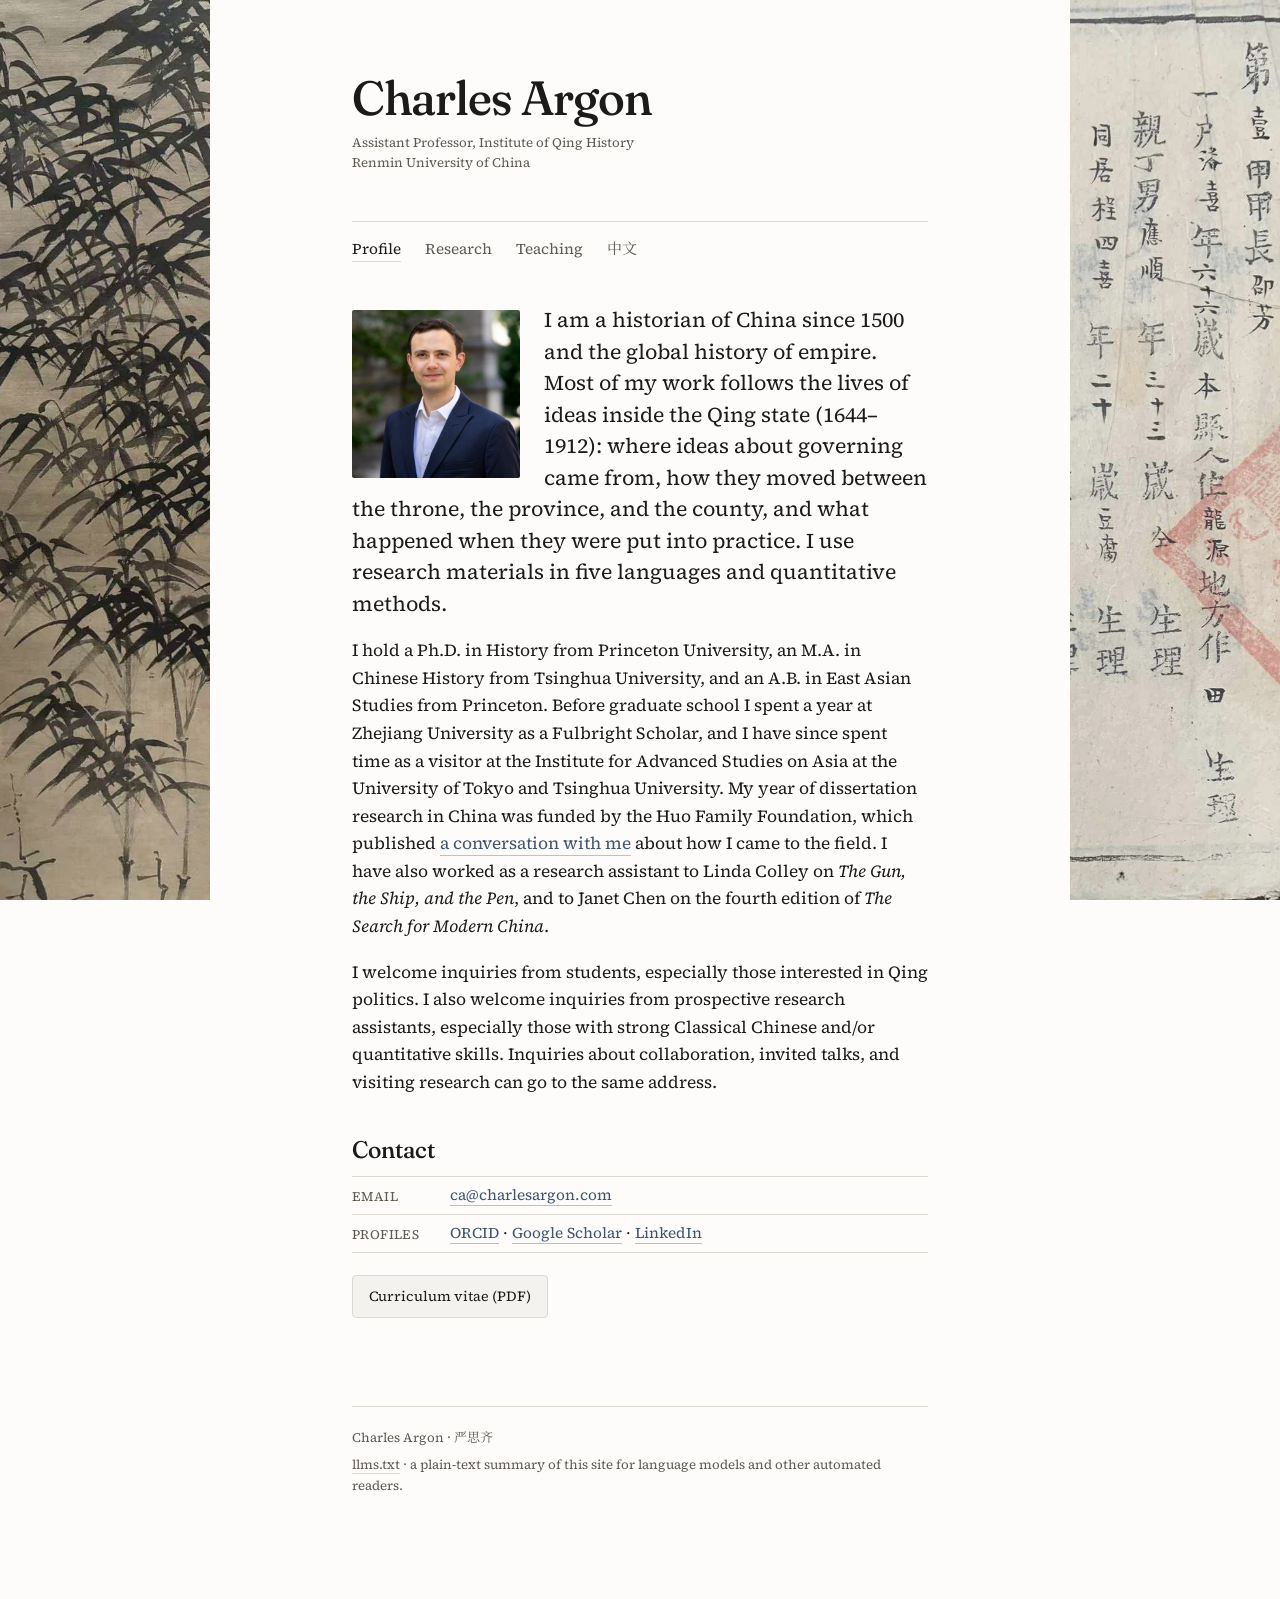
<file: index.html>
<!DOCTYPE html>
<html lang="en">
<head>
<meta charset="utf-8">
<meta name="viewport" content="width=device-width, initial-scale=1">
<title>Charles Argon — Historian of China and Global Empire</title>
<meta name="description" content="Charles Argon is a historian of China since 1500 and the global history of empire, and assistant professor in the Institute of Qing History at Renmin University of China. He works on Qing political and administrative history and the lives of ideas inside the Qing state.">
<meta name="author" content="Charles Argon">
<link rel="canonical" href="https://charlesargon.com/">
<link rel="alternate" hreflang="en" href="https://charlesargon.com/">
<link rel="alternate" hreflang="zh-Hans" href="https://charlesargon.com/zh/">
<link rel="alternate" hreflang="x-default" href="https://charlesargon.com/">
<link rel="preload" href="/fonts/source-serif-400.woff2" as="font" type="font/woff2" crossorigin>
<link rel="preload" href="/fonts/noto-serif-sc-400.woff2" as="font" type="font/woff2" crossorigin>
<link rel="stylesheet" href="/style.css">
<link rel="alternate" type="text/plain" href="/llms.txt" title="Plain-text summary for language models">

<meta property="og:type" content="profile">
<meta property="og:title" content="Charles Argon — Historian of China and Global Empire">
<meta property="og:description" content="Historian of China since 1500 and the global history of empire. The lives of ideas inside the Qing state: where they came from, how they moved, and what became of them in practice.">
<meta property="og:url" content="https://charlesargon.com/">
<meta property="og:image" content="https://charlesargon.com/charles-argon.jpg">
<meta property="og:site_name" content="Charles Argon">
<meta name="twitter:card" content="summary">

<script type="application/ld+json">
{
  "@context": "https://schema.org",
  "@type": "Person",
  "@id": "https://charlesargon.com/#person",
  "name": "Charles Argon",
  "givenName": "Charles",
  "familyName": "Argon",
  "alternateName": "严思齐",
  "url": "https://charlesargon.com/",
  "image": "https://charlesargon.com/charles-argon.jpg",
  "email": "mailto:ca@charlesargon.com",
  "identifier": "https://orcid.org/0009-0005-6995-1466",
  "sameAs": [
    "https://orcid.org/0009-0005-6995-1466",
    "https://scholar.google.com/citations?user=UyB8jvYAAAAJ&hl=en",
    "https://www.linkedin.com/in/charles-argon/"
  ],
  "jobTitle": "Assistant Professor of History",
  "description": "Historian of China since 1500 and the global history of empire. Works on Qing political and administrative history and the lives of ideas inside the Qing state, using research materials in five languages.",
  "affiliation": {
    "@type": "Organization",
    "name": "Institute of Qing History, Renmin University of China",
    "alternateName": "中国人民大学清史研究所",
    "url": "http://iqh.ruc.edu.cn/"
  },
  "alumniOf": [
    { "@type": "CollegeOrUniversity", "name": "Princeton University" },
    { "@type": "CollegeOrUniversity", "name": "Tsinghua University" }
  ],
  "knowsAbout": [
    "Qing dynasty history",
    "Chinese political history",
    "History of household registration",
    "Baojia (保甲) community policing",
    "Early modern empire",
    "Chinese legal and administrative history",
    "Digital humanities"
  ],
  "knowsLanguage": [
    { "@type": "Language", "name": "English" },
    { "@type": "Language", "name": "Mandarin Chinese" },
    { "@type": "Language", "name": "Classical Chinese" },
    { "@type": "Language", "name": "Manchu" },
    { "@type": "Language", "name": "Japanese" },
    { "@type": "Language", "name": "French" }
  ],
  "mainEntityOfPage": "https://charlesargon.com/"
}
</script>
</head>
<body>

<a class="skip" href="#main">Skip to content</a>

<div class="sideband" aria-hidden="true"></div>
<div class="sideband-right" aria-hidden="true"></div>

<div class="wrap">

  <header class="masthead">
    <h1>Charles Argon</h1>
    <p class="role">
      Assistant Professor, Institute of Qing History<br>
      Renmin University of China
    </p>
    <nav aria-label="Main">
      <ul>
        <li><a href="/" aria-current="page">Profile</a></li>
        <li><a href="/research.html">Research</a></li>
        <li><a href="/teaching.html">Teaching</a></li>
        <li><a href="/zh/" lang="zh-Hans" hreflang="zh-Hans">中文</a></li>
      </ul>
    </nav>
  </header>

  <main id="main">

    <img class="portrait" src="/charles-argon.jpg" width="460" height="460"
         alt="Portrait of Charles Argon">

    <p class="lead">I am a historian of China since 1500 and the global history of empire. Most of my work
    follows the lives of ideas inside the Qing state (1644&ndash;1912): where ideas about
    governing came from, how they moved between the throne, the province, and the county, and
    what happened when they were put into practice. I use research materials in five languages
    and quantitative methods.</p>

    <p>I hold a Ph.D. in History from Princeton University, an M.A. in Chinese History from
    Tsinghua University, and an A.B. in East Asian Studies from Princeton. Before graduate
    school I spent a year at Zhejiang University as a Fulbright Scholar, and I have since spent
    time as a visitor at the Institute for Advanced Studies on Asia at the University of Tokyo
    and Tsinghua University. My year of dissertation research in China was funded
    by the Huo Family Foundation, which published
    <a href="https://huofamilyfoundation.org/news/in-conversation-with/charlie-argon/">a conversation with me</a>
    about how I came to the field. I have also worked as a research assistant to Linda
    Colley on <em>The Gun, the Ship, and the Pen</em>, and to Janet Chen on the fourth
    edition of <em>The Search for Modern China</em>.</p>

    <p>I welcome inquiries from students, especially those interested in Qing politics. I
    also welcome inquiries from prospective research assistants, especially those with strong
    Classical Chinese and/or quantitative skills. Inquiries about collaboration, invited talks,
    and visiting research can go to the same address.</p>

    <h2>Contact</h2>

    <dl class="details">
      <div>
        <dt>Email</dt>
        <dd><a href="mailto:ca@charlesargon.com">ca@charlesargon.com</a></dd>
      </div>
      <div>
        <dt>Profiles</dt>
        <dd><a href="https://orcid.org/0009-0005-6995-1466">ORCID</a> &middot;
            <a href="https://scholar.google.com/citations?user=UyB8jvYAAAAJ&amp;hl=en">Google Scholar</a> &middot;
            <a href="https://www.linkedin.com/in/charles-argon/">LinkedIn</a></dd>
      </div>
    </dl>

    <p><a class="cv-link" href="/charles-argon-cv.pdf">Curriculum vitae (PDF)</a></p>

  </main>

  <footer>
    <p>Charles Argon &middot; <span lang="zh-Hans">严思齐</span></p>
    <p><a href="/llms.txt">llms.txt</a> &middot; a plain-text summary of this site for language models and other automated readers.</p>
  </footer>

</div>

</body>
</html>
</file>
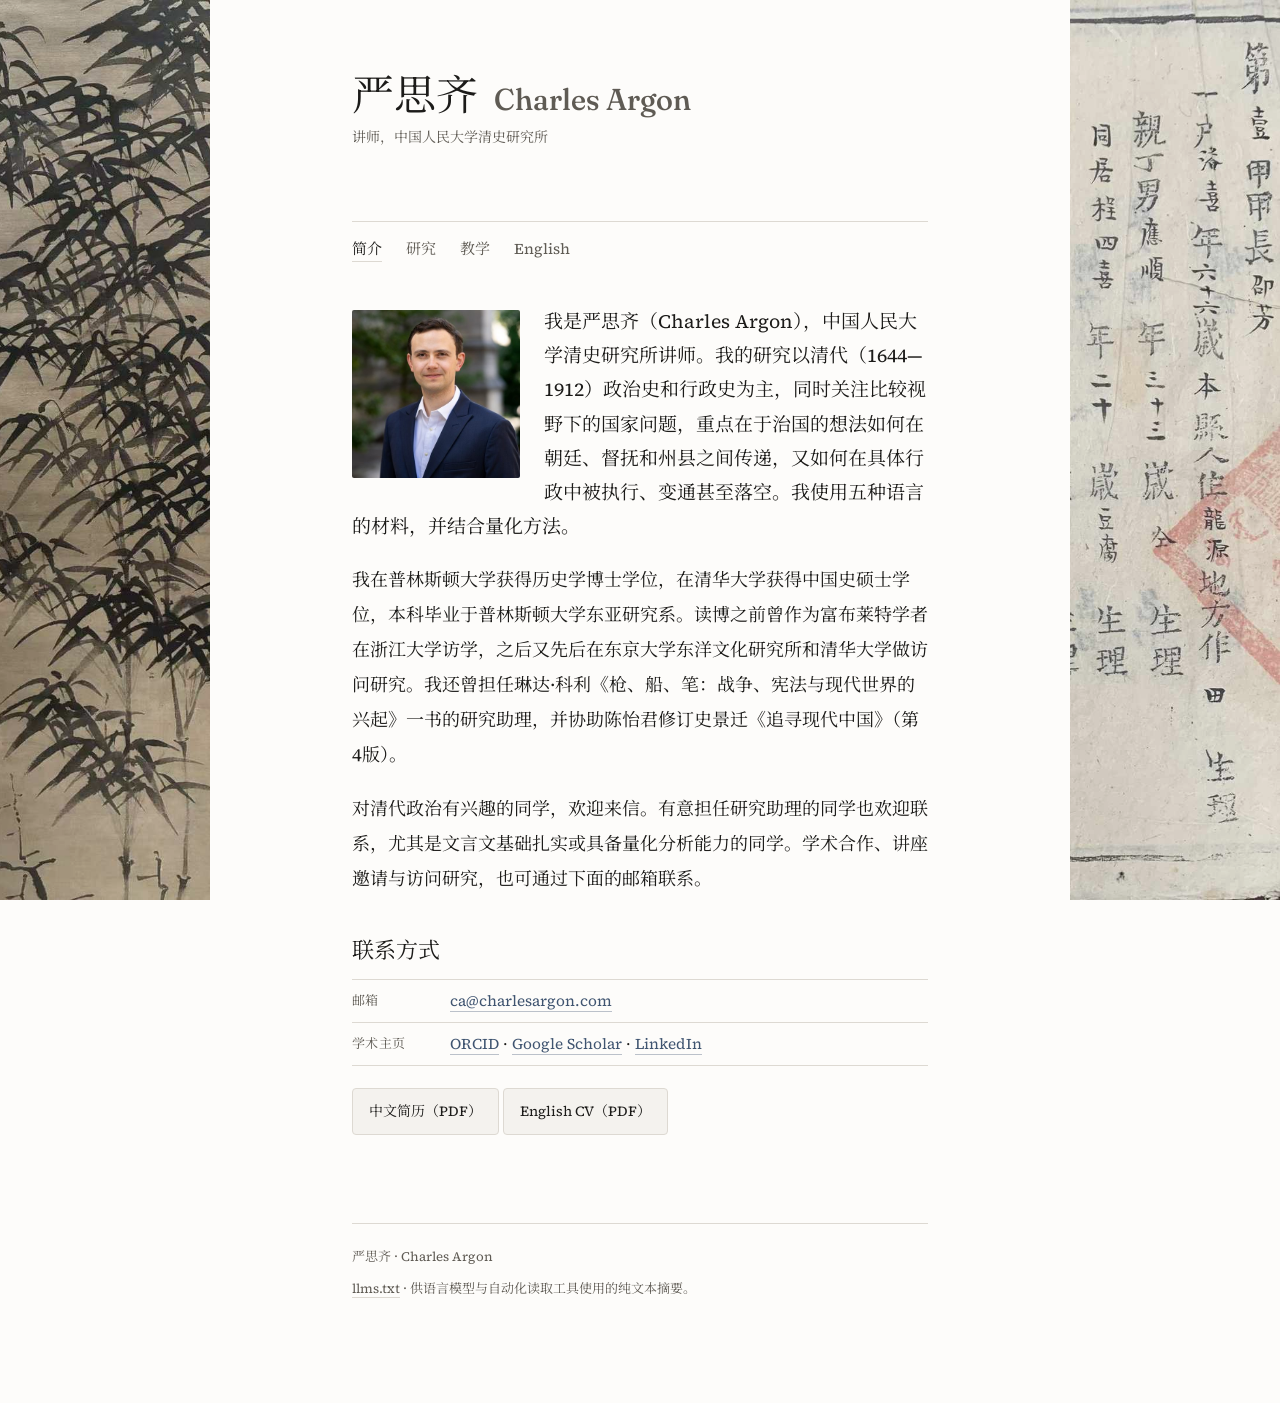
<file: zh/index.html>
<!DOCTYPE html>
<html lang="zh-Hans">
<head>
<meta charset="utf-8">
<meta name="viewport" content="width=device-width, initial-scale=1">
<title>严思齐 Charles Argon — 清史研究</title>
<meta name="description" content="严思齐（Charles Argon），中国人民大学清史研究所讲师。研究以清代政治史与行政史为主，兼及比较视野下的国家问题。">
<meta name="author" content="严思齐 Charles Argon">
<link rel="canonical" href="https://charlesargon.com/zh/">
<link rel="alternate" hreflang="zh-Hans" href="https://charlesargon.com/zh/">
<link rel="alternate" hreflang="en" href="https://charlesargon.com/">
<link rel="alternate" hreflang="x-default" href="https://charlesargon.com/">
<link rel="preload" href="/fonts/source-serif-400.woff2" as="font" type="font/woff2" crossorigin>
<link rel="preload" href="/fonts/noto-serif-sc-400.woff2" as="font" type="font/woff2" crossorigin>
<link rel="stylesheet" href="/style.css">
<link rel="alternate" type="text/plain" href="/llms.txt" title="供语言模型读取的纯文本摘要">

<meta property="og:type" content="profile">
<meta property="og:title" content="严思齐 Charles Argon — 清史研究">
<meta property="og:description" content="研究以清代政治史与行政史为主，兼及比较视野下的国家问题。关注治国理念如何在朝廷、督抚与州县之间流转，又如何在具体行政中被执行、变通乃至落空。">
<meta property="og:url" content="https://charlesargon.com/zh/">
<meta property="og:image" content="https://charlesargon.com/charles-argon.jpg">

<script type="application/ld+json">
{
  "@context": "https://schema.org",
  "@type": "ProfilePage",
  "url": "https://charlesargon.com/zh/",
  "inLanguage": "zh-Hans",
  "name": "严思齐 Charles Argon",
  "mainEntity": { "@id": "https://charlesargon.com/#person" }
}
</script>
</head>
<body>

<a class="skip" href="#main">跳到正文</a>

<div class="sideband" aria-hidden="true"></div>
<div class="sideband-right" aria-hidden="true"></div>

<div class="wrap">

  <header class="masthead">
    <h1>严思齐 <span class="cjk-name" lang="en">Charles Argon</span></h1>
    <p class="role">
      讲师，中国人民大学清史研究所
    </p>
    <nav aria-label="主导航">
      <ul>
        <li><a href="/zh/" aria-current="page">简介</a></li>
        <li><a href="/zh/research.html">研究</a></li>
        <li><a href="/zh/teaching.html">教学</a></li>
        <li><a href="/" lang="en" hreflang="en">English</a></li>
      </ul>
    </nav>
  </header>

  <main id="main">

    <img class="portrait" src="/charles-argon.jpg" width="460" height="460" alt="严思齐照片">

    <p class="lead">我是严思齐（Charles Argon），中国人民大学清史研究所讲师。我的研究以清代（1644—1912）政治史和行政史为主，同时关注比较视野下的国家问题，重点在于治国的想法如何在朝廷、督抚和州县之间传递，又如何在具体行政中被执行、变通甚至落空。我使用五种语言的材料，并结合量化方法。</p>

    <p>我在普林斯顿大学获得历史学博士学位，在清华大学获得中国史硕士学位，本科毕业于普林斯顿大学东亚研究系。读博之前曾作为富布莱特学者在浙江大学访学，之后又先后在东京大学东洋文化研究所和清华大学做访问研究。我还曾担任琳达·科利《枪、船、笔：战争、宪法与现代世界的兴起》一书的研究助理，并协助陈怡君修订史景迁《追寻现代中国》（第4版）。</p>

    <p>对清代政治有兴趣的同学，欢迎来信。有意担任研究助理的同学也欢迎联系，尤其是文言文基础扎实或具备量化分析能力的同学。学术合作、讲座邀请与访问研究，也可通过下面的邮箱联系。</p>

    <h2>联系方式</h2>

    <dl class="details">
      <div>
        <dt>邮箱</dt>
        <dd><a href="mailto:ca@charlesargon.com">ca@charlesargon.com</a></dd>
      </div>
      <div>
        <dt>学术主页</dt>
        <dd><a href="https://orcid.org/0009-0005-6995-1466">ORCID</a> &middot;
            <a href="https://scholar.google.com/citations?user=UyB8jvYAAAAJ&amp;hl=en">Google Scholar</a> &middot;
            <a href="https://www.linkedin.com/in/charles-argon/">LinkedIn</a></dd>
      </div>
    </dl>

    <p><a class="cv-link" href="/yan-siqi-cv-zh.pdf">中文简历（PDF）</a> <a class="cv-link" href="/charles-argon-cv.pdf">English CV（PDF）</a></p>

  </main>

  <footer>
    <p>严思齐 &middot; Charles Argon</p>
    <p><a href="/llms.txt">llms.txt</a> &middot; 供语言模型与自动化读取工具使用的纯文本摘要。</p>
  </footer>

</div>

</body>
</html>
</file>
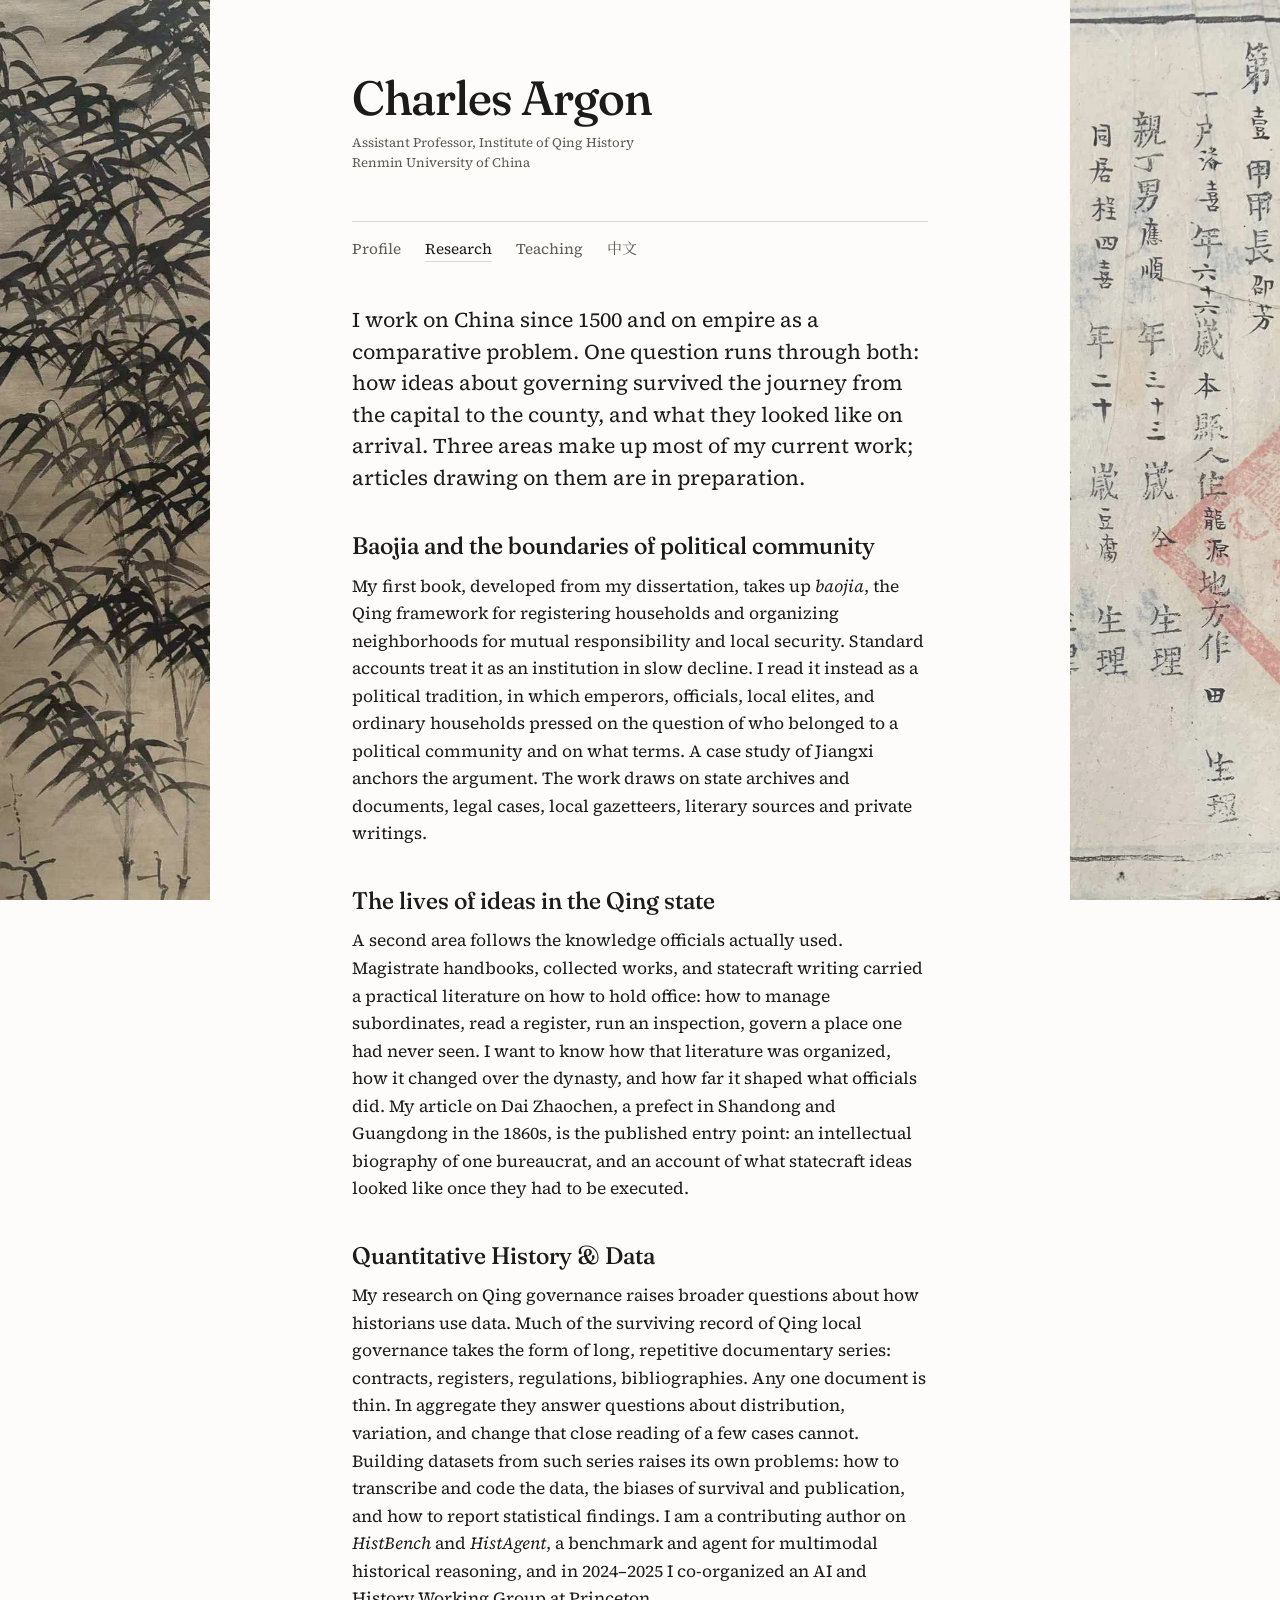
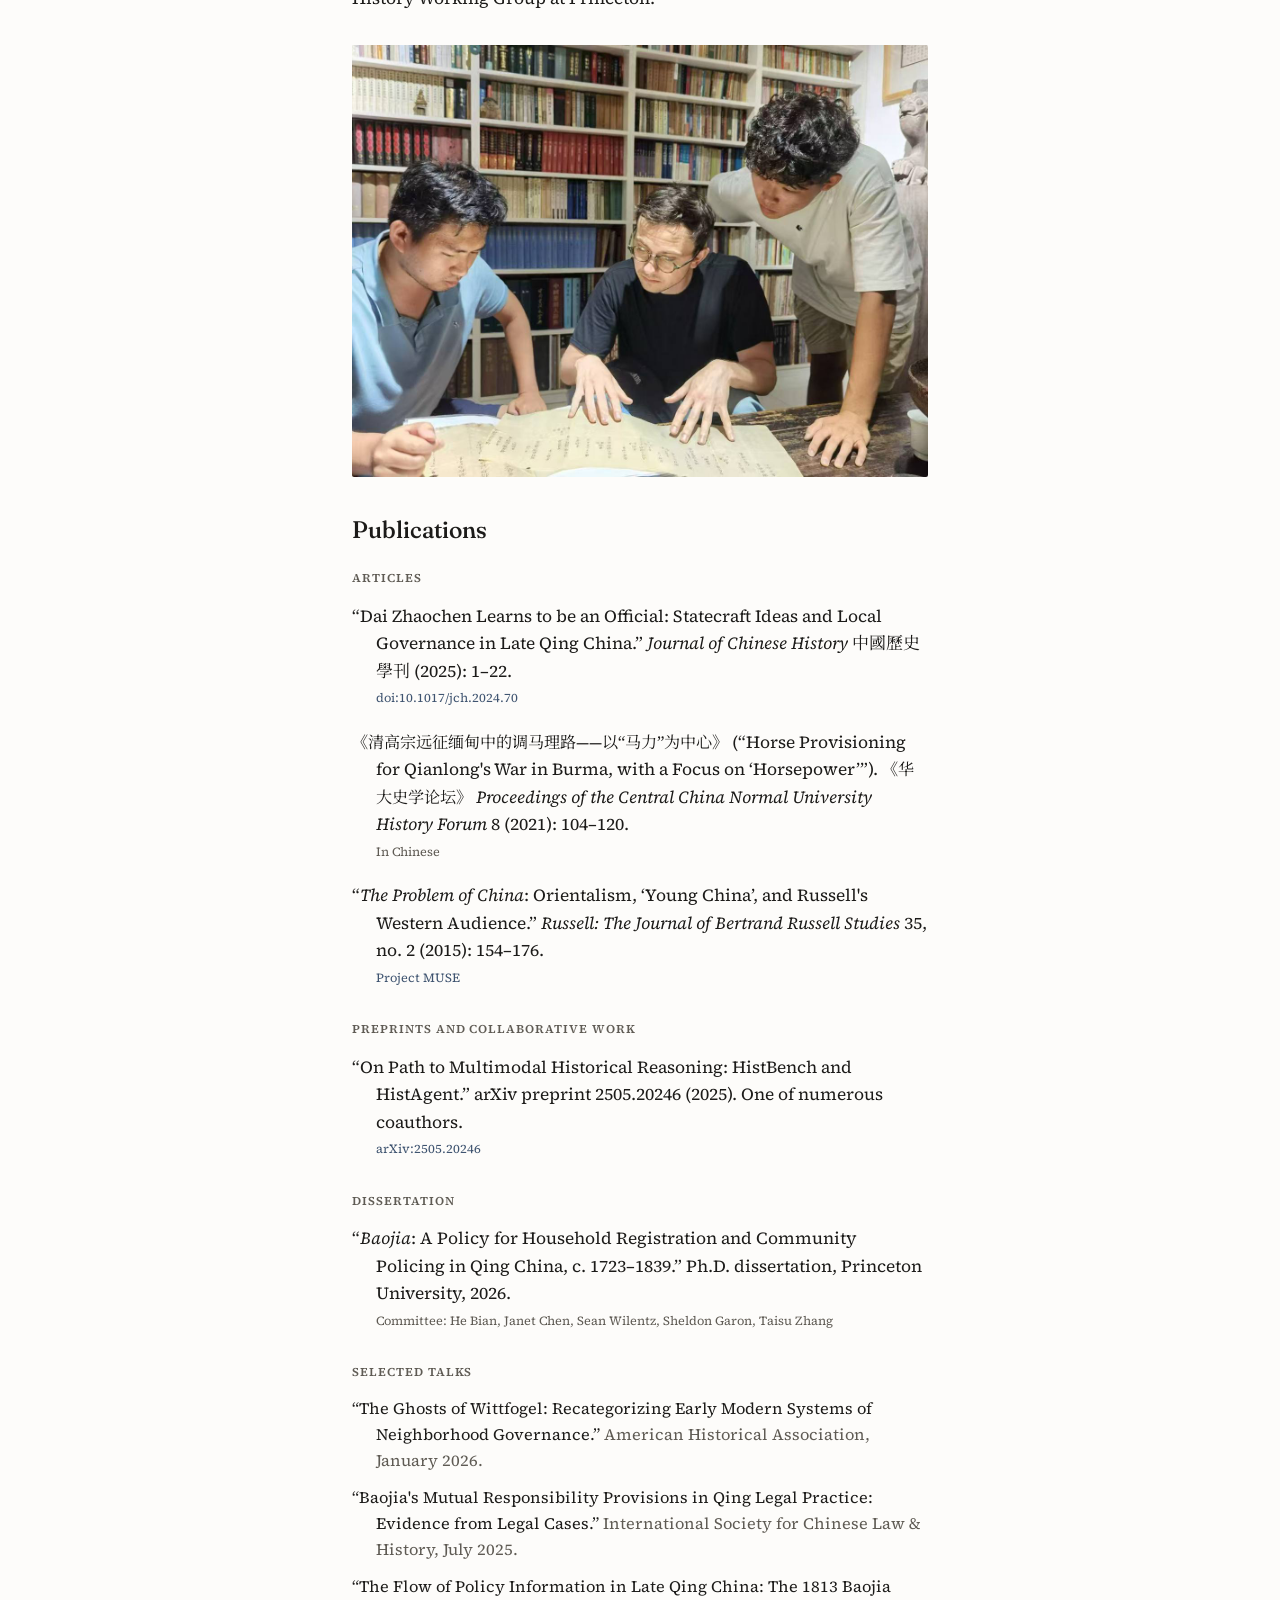
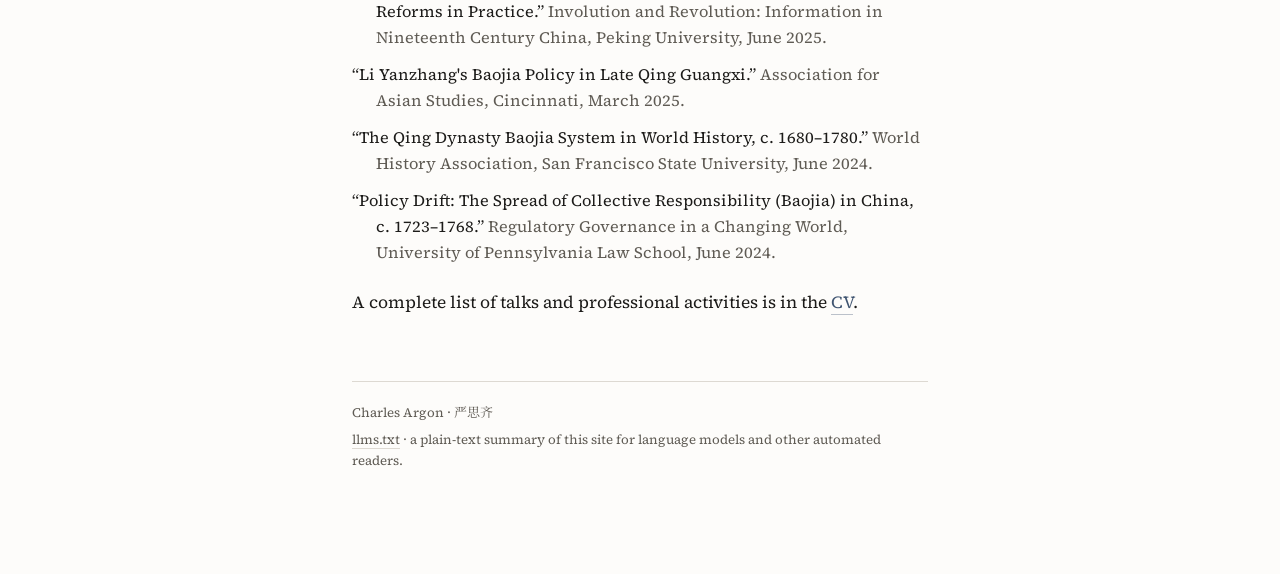
<file: research.html>
<!DOCTYPE html>
<html lang="en">
<head>
<meta charset="utf-8">
<meta name="viewport" content="width=device-width, initial-scale=1">
<title>Research — Charles Argon</title>
<meta name="description" content="Charles Argon's research: baojia and the boundaries of political community, the lives of ideas in the Qing state, and quantitative history — with publications and selected talks.">
<meta name="author" content="Charles Argon">
<link rel="canonical" href="https://charlesargon.com/research.html">
<link rel="alternate" hreflang="en" href="https://charlesargon.com/research.html">
<link rel="alternate" hreflang="zh-Hans" href="https://charlesargon.com/zh/research.html">
<link rel="preload" href="/fonts/source-serif-400.woff2" as="font" type="font/woff2" crossorigin>
<link rel="preload" href="/fonts/noto-serif-sc-400.woff2" as="font" type="font/woff2" crossorigin>
<link rel="stylesheet" href="/style.css">
<link rel="alternate" type="text/plain" href="/llms.txt" title="Plain-text summary for language models">

<meta property="og:type" content="article">
<meta property="og:title" content="Research — Charles Argon">
<meta property="og:description" content="Baojia and the boundaries of political community, the lives of ideas in the Qing state, and quantitative history.">
<meta property="og:url" content="https://charlesargon.com/research.html">
<meta name="twitter:card" content="summary">

<script type="application/ld+json">
{
  "@context": "https://schema.org",
  "@type": "CollectionPage",
  "url": "https://charlesargon.com/research.html",
  "name": "Research — Charles Argon",
  "about": { "@id": "https://charlesargon.com/#person" },
  "hasPart": [
    {
      "@type": "ScholarlyArticle",
      "name": "Dai Zhaochen Learns to be an Official: Statecraft Ideas and Local Governance in Late Qing China",
      "author": { "@type": "Person", "name": "Charles Argon" },
      "isPartOf": { "@type": "Periodical", "name": "Journal of Chinese History 中國歷史學刊" },
      "datePublished": "2025",
      "pagination": "1-22",
      "identifier": "https://doi.org/10.1017/jch.2024.70",
      "url": "https://doi.org/10.1017/jch.2024.70"
    },
    {
      "@type": "ScholarlyArticle",
      "name": "清高宗远征缅甸中的调马理路——以“马力”为中心",
      "alternateName": "Horse Provisioning for Qianlong's War in Burma, with a Focus on 'Horsepower'",
      "author": { "@type": "Person", "name": "Charles Argon" },
      "isPartOf": { "@type": "Periodical", "name": "华大史学论坛 (Proceedings of the Central China Normal University History Forum)" },
      "datePublished": "2021",
      "pagination": "104-120",
      "inLanguage": "zh"
    },
    {
      "@type": "ScholarlyArticle",
      "name": "The Problem of China: Orientalism, “Young China”, and Russell's Western Audience",
      "author": { "@type": "Person", "name": "Charles Argon" },
      "isPartOf": { "@type": "Periodical", "name": "Russell: The Journal of Bertrand Russell Studies" },
      "datePublished": "2015",
      "pagination": "154-176",
      "url": "https://muse.jhu.edu/article/879908"
    },
    {
      "@type": "ScholarlyArticle",
      "name": "On Path to Multimodal Historical Reasoning: HistBench and HistAgent",
      "datePublished": "2025",
      "identifier": "arXiv:2505.20246",
      "url": "https://arxiv.org/abs/2505.20246"
    },
    {
      "@type": "Thesis",
      "name": "Baojia: A Policy for Household Registration and Community Policing in Qing China, c. 1723-1839",
      "author": { "@type": "Person", "name": "Charles Argon" },
      "datePublished": "2026",
      "inSupportOf": "Ph.D.",
      "publisher": { "@type": "CollegeOrUniversity", "name": "Princeton University" }
    }
  ]
}
</script>
</head>
<body>

<a class="skip" href="#main">Skip to content</a>

<div class="sideband" aria-hidden="true"></div>
<div class="sideband-right" aria-hidden="true"></div>

<div class="wrap">

  <header class="masthead">
    <p class="sitename"><a href="/">Charles Argon</a></p>
    <p class="role">
      Assistant Professor, Institute of Qing History<br>
      Renmin University of China
    </p>
    <nav aria-label="Main">
      <ul>
        <li><a href="/">Profile</a></li>
        <li><a href="/research.html" aria-current="page">Research</a></li>
        <li><a href="/teaching.html">Teaching</a></li>
        <li><a href="/zh/research.html" lang="zh-Hans" hreflang="zh-Hans">中文</a></li>
      </ul>
    </nav>
  </header>

  <main id="main">

    <h1 class="pagetitle">Research</h1>

    <p class="lead">I work on China since 1500 and on empire as a comparative problem. One
    question runs through both: how ideas about governing survived the journey from the capital
    to the county, and what they looked like on arrival. Three areas make up most of my current
    work; articles drawing on them are in preparation.</p>

    <h2>Baojia and the boundaries of political community</h2>

    <p>My first book, developed from my dissertation, takes up <em>baojia</em>, the Qing
    framework for registering households and organizing neighborhoods for mutual responsibility
    and local security. Standard accounts treat it as an institution in slow decline. I read it
    instead as a political tradition, in which emperors, officials, local elites, and ordinary households
    pressed on the question of who belonged to a political community and on what terms. A case
    study of Jiangxi anchors the argument. The work draws on state archives and documents, legal
    cases, local gazetteers, literary sources and private writings.</p>

    <h2>The lives of ideas in the Qing state</h2>

    <p>A second area follows the knowledge officials actually used. Magistrate handbooks,
    collected works, and statecraft writing carried a practical literature on how to hold office:
    how to manage subordinates, read a register, run an inspection, govern a place one had never
    seen. I want to know how that literature was organized, how it changed over the dynasty, and
    how far it shaped what officials did. My article on Dai Zhaochen, a prefect in Shandong and
    Guangdong in the 1860s, is the published entry point: an intellectual biography of one
    bureaucrat, and an account of what statecraft ideas looked like once they had to be
    executed.</p>

    <h2>Quantitative History &amp; Data</h2>

    <p>My research on Qing governance raises broader questions about how historians use data.
    Much of the surviving record of Qing local governance takes the form of long, repetitive
    documentary series: contracts, registers, regulations, bibliographies. Any one document is
    thin. In aggregate they answer questions about distribution, variation, and change that close
    reading of a few cases cannot. Building datasets from such series raises its own problems: how
    to transcribe and code the data, the biases of survival and publication, and how to report
    statistical findings. I am a contributing author on <em>HistBench</em> and <em>HistAgent</em>,
    a benchmark and agent for multimodal historical reasoning, and in 2024&ndash;2025 I
    co-organized an AI and History Working Group at Princeton.</p>

    <img class="wide" src="/reading-room.jpg" width="1280" height="960"
         alt="Charles Argon and two students reading a Qing manuscript register at a table,
              in a room lined with shelves of Chinese books.">

    <h2>Publications</h2>

    <h3 class="label">Articles</h3>

    <ul class="bib">
      <li>
        &ldquo;Dai Zhaochen Learns to be an Official: Statecraft Ideas and Local Governance in
        Late Qing China.&rdquo; <em>Journal of Chinese History</em>
        <span lang="zh-Hant">中國歷史學刊</span> (2025): 1&ndash;22.
        <span class="meta"><a href="https://doi.org/10.1017/jch.2024.70">doi:10.1017/jch.2024.70</a></span>
      </li>
      <li>
        <span class="zh" lang="zh-Hans">《清高宗远征缅甸中的调马理路——以&ldquo;马力&rdquo;为中心》</span>
        (&ldquo;Horse Provisioning for Qianlong's War in Burma, with a Focus on
        &lsquo;Horsepower&rsquo;&rdquo;). <span class="zh" lang="zh-Hans">《华大史学论坛》</span>
        <em>Proceedings of the Central China Normal University History Forum</em> 8 (2021):
        104&ndash;120.
        <span class="meta">In Chinese</span>
      </li>
      <li>
        &ldquo;<em>The Problem of China</em>: Orientalism, &lsquo;Young China&rsquo;, and
        Russell's Western Audience.&rdquo; <em>Russell: The Journal of Bertrand Russell
        Studies</em> 35, no. 2 (2015): 154&ndash;176.
        <span class="meta"><a href="https://muse.jhu.edu/article/879908">Project MUSE</a></span>
      </li>
    </ul>

    <h3 class="label">Preprints and collaborative work</h3>

    <ul class="bib">
      <li>
        &ldquo;On Path to Multimodal Historical Reasoning: HistBench and HistAgent.&rdquo;
        arXiv preprint 2505.20246 (2025). One of numerous coauthors.
        <span class="meta"><a href="https://arxiv.org/abs/2505.20246">arXiv:2505.20246</a></span>
      </li>
    </ul>

    <h3 class="label">Dissertation</h3>

    <ul class="bib">
      <li>
        &ldquo;<em>Baojia</em>: A Policy for Household Registration and Community Policing in
        Qing China, c. 1723&ndash;1839.&rdquo; Ph.D. dissertation, Princeton University, 2026.
        <span class="meta">Committee: He Bian, Janet Chen, Sean Wilentz, Sheldon Garon, Taisu Zhang</span>
      </li>
    </ul>

    <h3 class="label">Selected talks</h3>

    <ul class="talks">
      <li>&ldquo;The Ghosts of Wittfogel: Recategorizing Early Modern Systems of Neighborhood
        Governance.&rdquo; <span class="where">American Historical Association, January
        2026.</span></li>
      <li>&ldquo;Baojia's Mutual Responsibility Provisions in Qing Legal Practice: Evidence from
        Legal Cases.&rdquo; <span class="where">International Society for Chinese Law &amp;
        History, July 2025.</span></li>
      <li>&ldquo;The Flow of Policy Information in Late Qing China: The 1813 Baojia Reforms in
        Practice.&rdquo; <span class="where">Involution and Revolution: Information in Nineteenth
        Century China, Peking University, June 2025.</span></li>
      <li>&ldquo;Li Yanzhang's Baojia Policy in Late Qing Guangxi.&rdquo;
        <span class="where">Association for Asian Studies, Cincinnati, March 2025.</span></li>
      <li>&ldquo;The Qing Dynasty Baojia System in World History, c. 1680&ndash;1780.&rdquo;
        <span class="where">World History Association, San Francisco State University, June
        2024.</span></li>
      <li>&ldquo;Policy Drift: The Spread of Collective Responsibility (Baojia) in China, c.
        1723&ndash;1768.&rdquo; <span class="where">Regulatory Governance in a Changing World,
        University of Pennsylvania Law School, June 2024.</span></li>
    </ul>

    <p>A complete list of talks and professional activities is in the
    <a href="/charles-argon-cv.pdf">CV</a>.</p>

  </main>

  <footer>
    <p>Charles Argon &middot; <span lang="zh-Hans">严思齐</span></p>
    <p><a href="/llms.txt">llms.txt</a> &middot; a plain-text summary of this site for language models and other automated readers.</p>
  </footer>

</div>

</body>
</html>
</file>
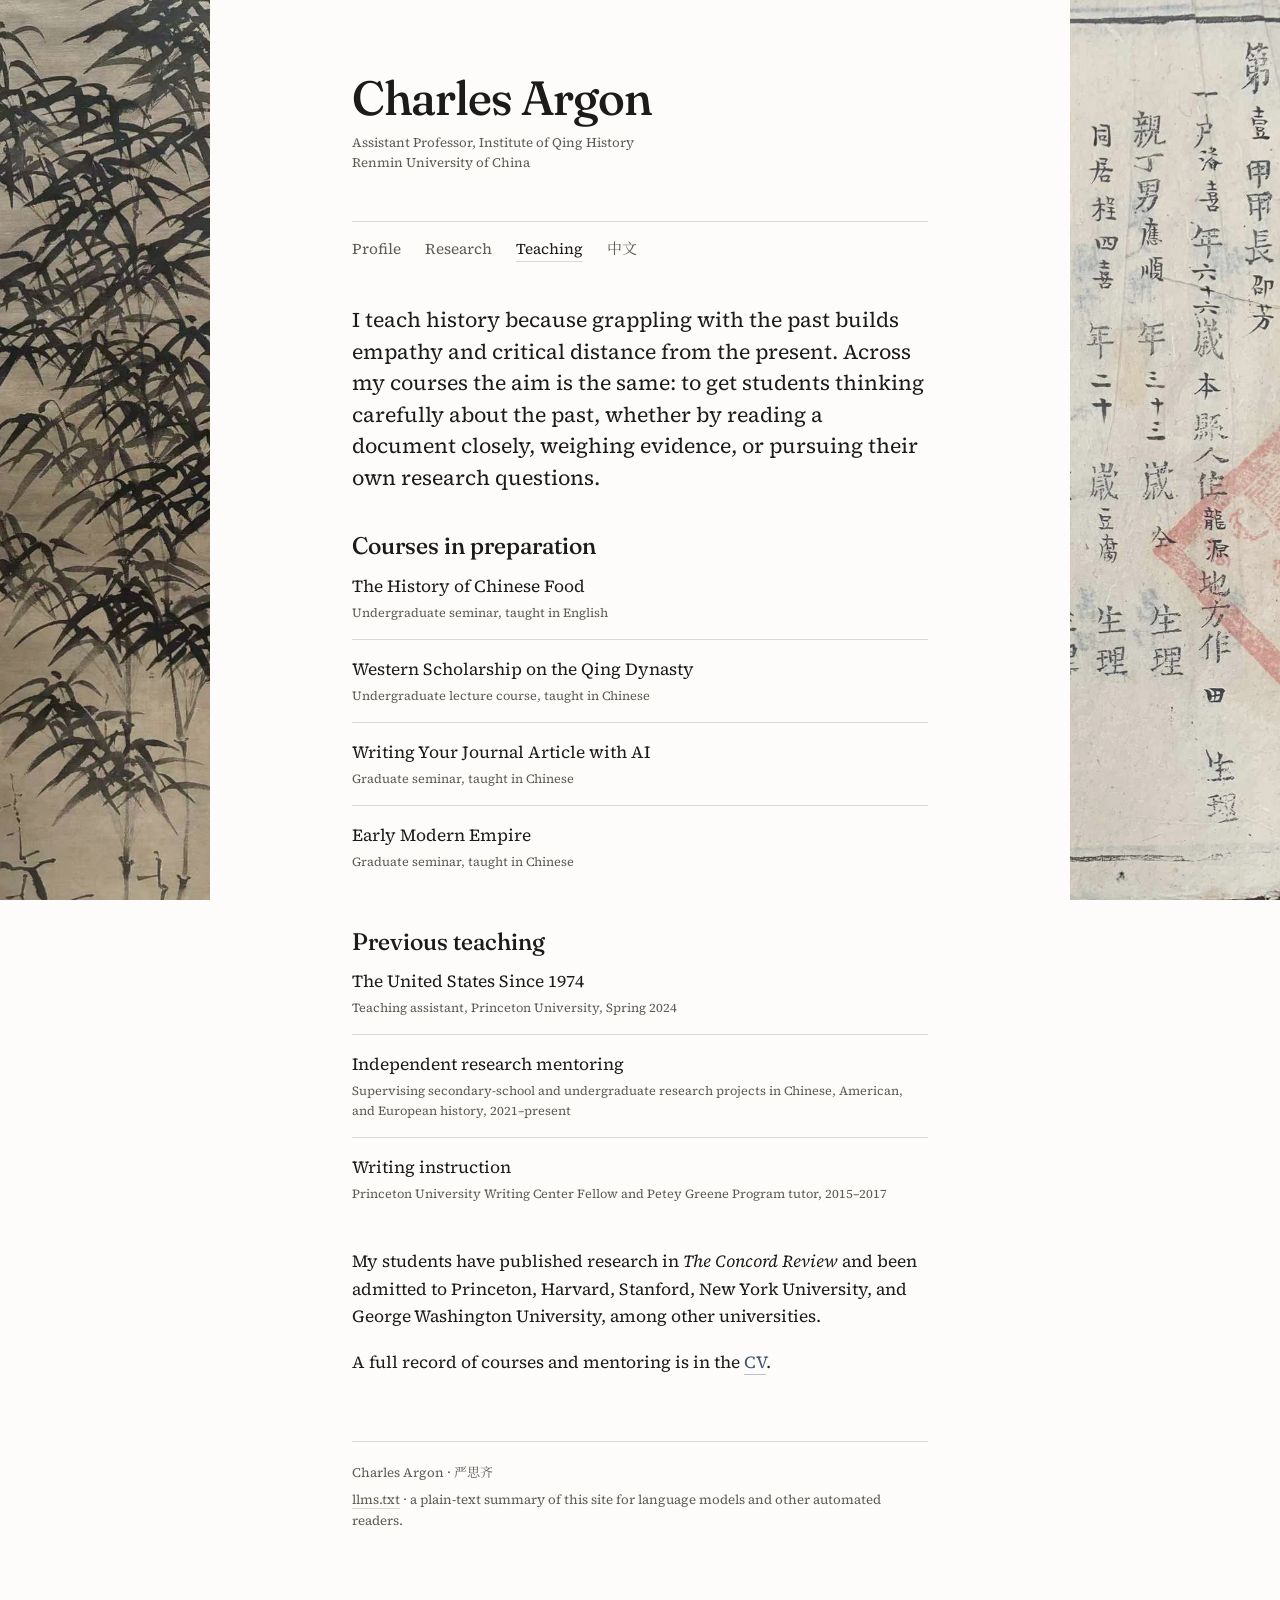
<file: teaching.html>
<!DOCTYPE html>
<html lang="en">
<head>
<meta charset="utf-8">
<meta name="viewport" content="width=device-width, initial-scale=1">
<title>Teaching — Charles Argon</title>
<meta name="description" content="Charles Argon's teaching: courses in preparation on the history of Chinese food, Western scholarship on the Qing, writing journal articles with AI, and early modern empire, plus previous teaching and mentoring.">
<meta name="author" content="Charles Argon">
<link rel="canonical" href="https://charlesargon.com/teaching.html">
<link rel="alternate" hreflang="en" href="https://charlesargon.com/teaching.html">
<link rel="alternate" hreflang="zh-Hans" href="https://charlesargon.com/zh/teaching.html">
<link rel="preload" href="/fonts/source-serif-400.woff2" as="font" type="font/woff2" crossorigin>
<link rel="preload" href="/fonts/noto-serif-sc-400.woff2" as="font" type="font/woff2" crossorigin>
<link rel="stylesheet" href="/style.css">
<link rel="alternate" type="text/plain" href="/llms.txt" title="Plain-text summary for language models">

<meta property="og:type" content="article">
<meta property="og:title" content="Teaching — Charles Argon">
<meta property="og:description" content="Courses in preparation, previous teaching, and mentoring.">
<meta property="og:url" content="https://charlesargon.com/teaching.html">
<meta name="twitter:card" content="summary">
</head>
<body>

<a class="skip" href="#main">Skip to content</a>

<div class="sideband" aria-hidden="true"></div>
<div class="sideband-right" aria-hidden="true"></div>

<div class="wrap">

  <header class="masthead">
    <p class="sitename"><a href="/">Charles Argon</a></p>
    <p class="role">
      Assistant Professor, Institute of Qing History<br>
      Renmin University of China
    </p>
    <nav aria-label="Main">
      <ul>
        <li><a href="/">Profile</a></li>
        <li><a href="/research.html">Research</a></li>
        <li><a href="/teaching.html" aria-current="page">Teaching</a></li>
        <li><a href="/zh/teaching.html" lang="zh-Hans" hreflang="zh-Hans">中文</a></li>
      </ul>
    </nav>
  </header>

  <main id="main">

    <h1 class="pagetitle">Teaching</h1>

    <p class="lead">I teach history because grappling with the past builds empathy and
    critical distance from the present. Across my courses the aim is the same: to get students
    thinking carefully about the past, whether by reading a document closely, weighing evidence,
    or pursuing their own research questions.</p>

    <h2>Courses in preparation</h2>

    <ul class="courses">
      <li>
        <span class="ctitle">The History of Chinese Food</span>
        <span class="cmeta">Undergraduate seminar, taught in English</span>
      </li>
      <li>
        <span class="ctitle">Western Scholarship on the Qing Dynasty</span>
        <span class="cmeta">Undergraduate lecture course, taught in Chinese</span>
      </li>
      <li>
        <span class="ctitle">Writing Your Journal Article with AI</span>
        <span class="cmeta">Graduate seminar, taught in Chinese</span>
      </li>
      <li>
        <span class="ctitle">Early Modern Empire</span>
        <span class="cmeta">Graduate seminar, taught in Chinese</span>
      </li>
    </ul>

    <h2>Previous teaching</h2>

    <ul class="courses">
      <li>
        <span class="ctitle">The United States Since 1974</span>
        <span class="cmeta">Teaching assistant, Princeton University, Spring 2024</span>
      </li>
      <li>
        <span class="ctitle">Independent research mentoring</span>
        <span class="cmeta">Supervising secondary-school and undergraduate research projects in
          Chinese, American, and European history, 2021&ndash;present</span>
      </li>
      <li>
        <span class="ctitle">Writing instruction</span>
        <span class="cmeta">Princeton University Writing Center Fellow and Petey Greene Program
          tutor, 2015&ndash;2017</span>
      </li>
    </ul>

    <p>My students have published research in <em>The Concord Review</em> and been admitted to
    Princeton, Harvard, Stanford, New York University, and George Washington University, among
    other universities.</p>

    <p>A full record of courses and mentoring is in the
    <a href="/charles-argon-cv.pdf">CV</a>.</p>

  </main>

  <footer>
    <p>Charles Argon &middot; <span lang="zh-Hans">严思齐</span></p>
    <p><a href="/llms.txt">llms.txt</a> &middot; a plain-text summary of this site for language models and other automated readers.</p>
  </footer>

</div>

</body>
</html>
</file>
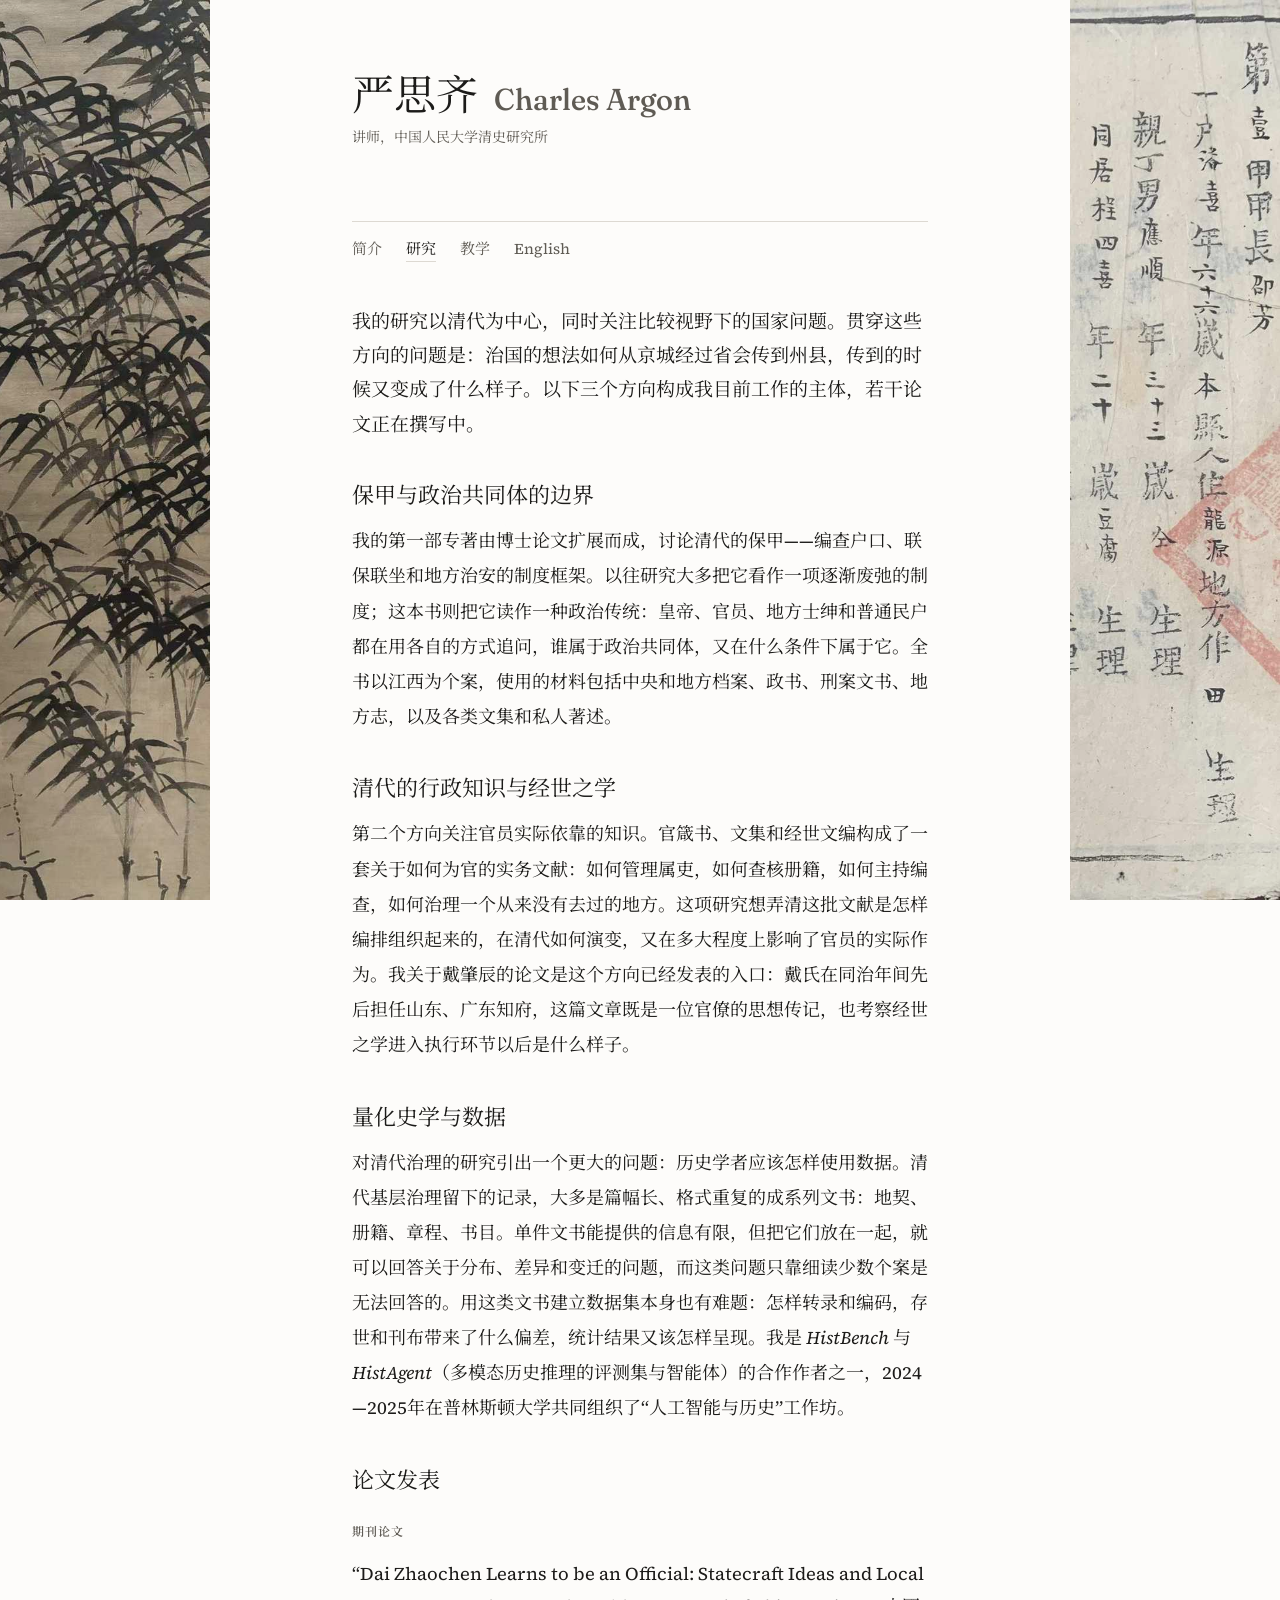
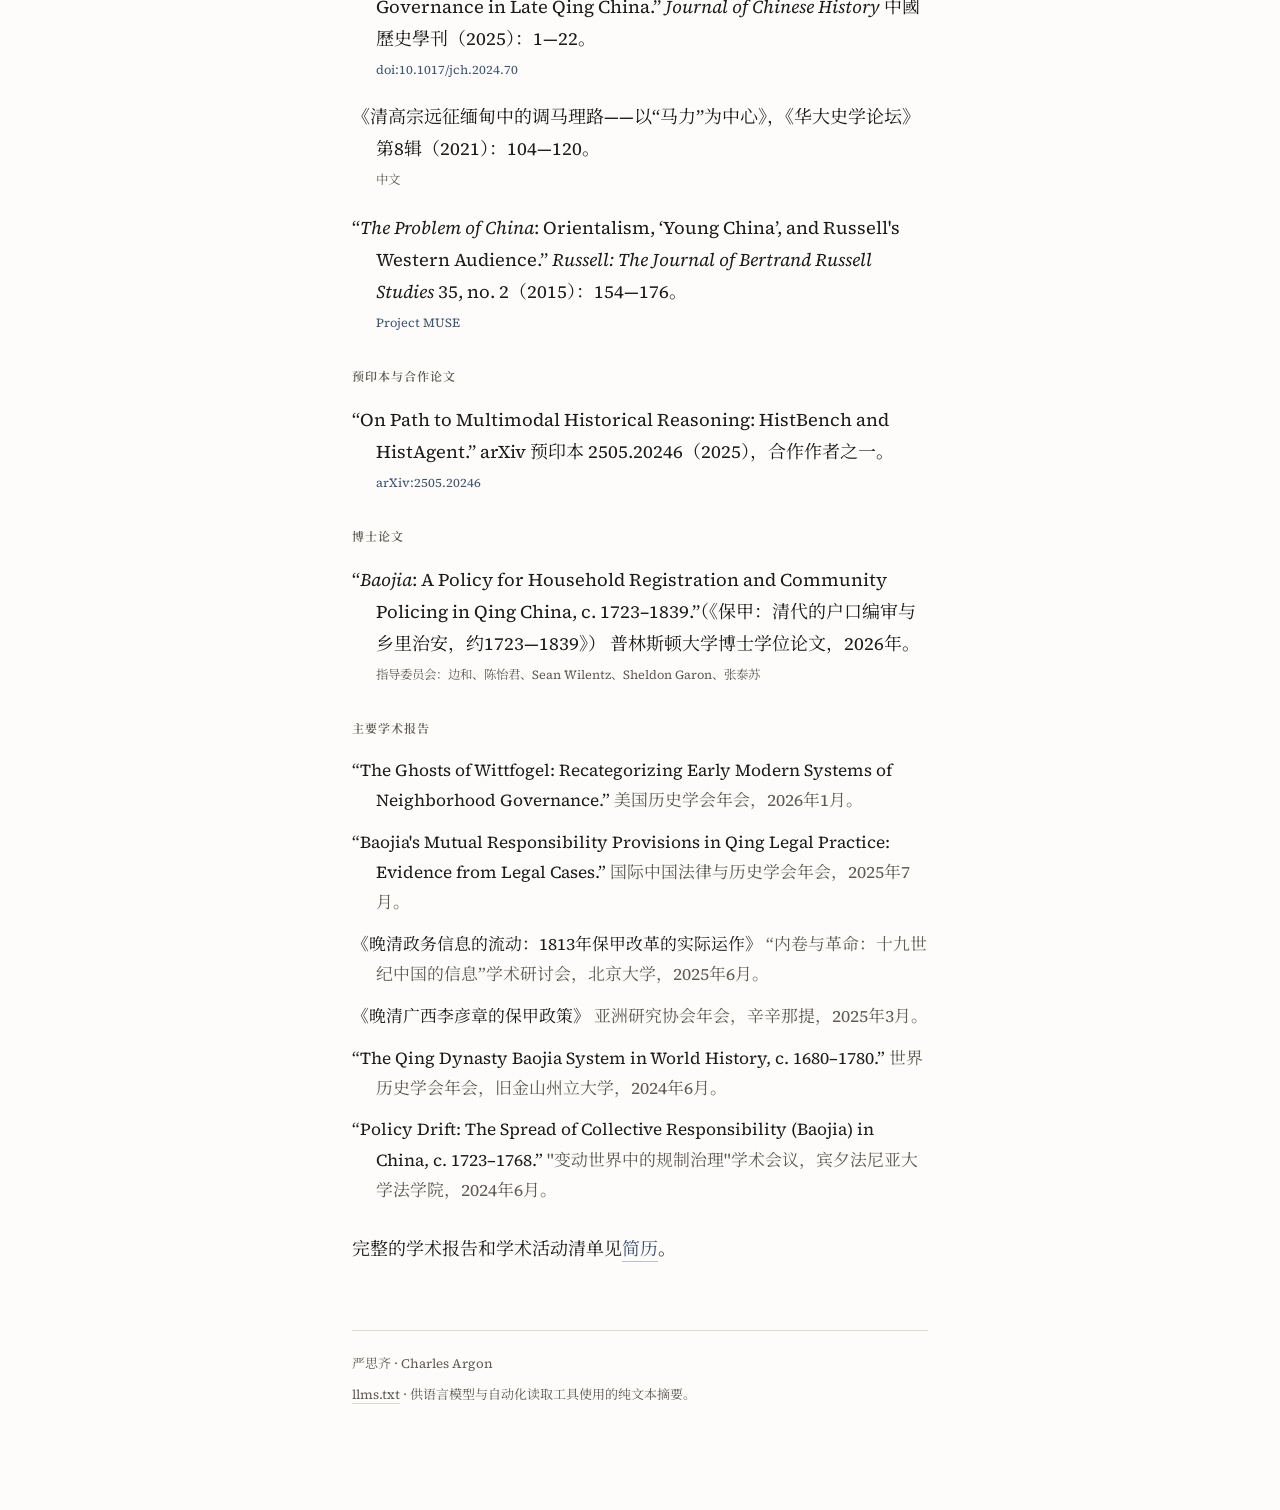
<file: zh/research.html>
<!DOCTYPE html>
<html lang="zh-Hans">
<head>
<meta charset="utf-8">
<meta name="viewport" content="width=device-width, initial-scale=1">
<title>研究 — 严思齐 Charles Argon</title>
<meta name="description" content="严思齐的研究方向：保甲与政治共同体的边界、清代的行政知识与经世之学、量化史学与数据，并附论著目录与主要学术报告。">
<meta name="author" content="严思齐 Charles Argon">
<link rel="canonical" href="https://charlesargon.com/zh/research.html">
<link rel="alternate" hreflang="zh-Hans" href="https://charlesargon.com/zh/research.html">
<link rel="alternate" hreflang="en" href="https://charlesargon.com/research.html">
<link rel="preload" href="/fonts/source-serif-400.woff2" as="font" type="font/woff2" crossorigin>
<link rel="preload" href="/fonts/noto-serif-sc-400.woff2" as="font" type="font/woff2" crossorigin>
<link rel="stylesheet" href="/style.css">
<link rel="alternate" type="text/plain" href="/llms.txt" title="供语言模型读取的纯文本摘要">

<meta property="og:type" content="article">
<meta property="og:title" content="研究 — 严思齐 Charles Argon">
<meta property="og:description" content="保甲与政治共同体的边界、清代的行政知识与经世之学、量化史学与数据。">
<meta property="og:url" content="https://charlesargon.com/zh/research.html">
</head>
<body>

<a class="skip" href="#main">跳到正文</a>

<div class="sideband" aria-hidden="true"></div>
<div class="sideband-right" aria-hidden="true"></div>

<div class="wrap">

  <header class="masthead">
    <p class="sitename"><a href="/zh/">严思齐 <span class="cjk-name" lang="en">Charles Argon</span></a></p>
    <p class="role">
      讲师，中国人民大学清史研究所
    </p>
    <nav aria-label="主导航">
      <ul>
        <li><a href="/zh/">简介</a></li>
        <li><a href="/zh/research.html" aria-current="page">研究</a></li>
        <li><a href="/zh/teaching.html">教学</a></li>
        <li><a href="/research.html" lang="en" hreflang="en">English</a></li>
      </ul>
    </nav>
  </header>

  <main id="main">

    <h1 class="pagetitle">研究</h1>

    <p class="lead">我的研究以清代为中心，同时关注比较视野下的国家问题。贯穿这些方向的问题是：治国的想法如何从京城经过省会传到州县，传到的时候又变成了什么样子。以下三个方向构成我目前工作的主体，若干论文正在撰写中。</p>

    <h2>保甲与政治共同体的边界</h2>

    <p>我的第一部专著由博士论文扩展而成，讨论清代的保甲——编查户口、联保联坐和地方治安的制度框架。以往研究大多把它看作一项逐渐废弛的制度；这本书则把它读作一种政治传统：皇帝、官员、地方士绅和普通民户都在用各自的方式追问，谁属于政治共同体，又在什么条件下属于它。全书以江西为个案，使用的材料包括中央和地方档案、政书、刑案文书、地方志，以及各类文集和私人著述。</p>

    <h2>清代的行政知识与经世之学</h2>

    <p>第二个方向关注官员实际依靠的知识。官箴书、文集和经世文编构成了一套关于如何为官的实务文献：如何管理属吏，如何查核册籍，如何主持编查，如何治理一个从来没有去过的地方。这项研究想弄清这批文献是怎样编排组织起来的，在清代如何演变，又在多大程度上影响了官员的实际作为。我关于戴肇辰的论文是这个方向已经发表的入口：戴氏在同治年间先后担任山东、广东知府，这篇文章既是一位官僚的思想传记，也考察经世之学进入执行环节以后是什么样子。</p>

    <h2>量化史学与数据</h2>

    <p>对清代治理的研究引出一个更大的问题：历史学者应该怎样使用数据。清代基层治理留下的记录，大多是篇幅长、格式重复的成系列文书：地契、册籍、章程、书目。单件文书能提供的信息有限，但把它们放在一起，就可以回答关于分布、差异和变迁的问题，而这类问题只靠细读少数个案是无法回答的。用这类文书建立数据集本身也有难题：怎样转录和编码，存世和刊布带来了什么偏差，统计结果又该怎样呈现。我是 <em lang="en">HistBench</em> 与 <em lang="en">HistAgent</em>（多模态历史推理的评测集与智能体）的合作作者之一，2024—2025年在普林斯顿大学共同组织了“人工智能与历史”工作坊。</p>

    <h2>论文发表</h2>

    <h3 class="label">期刊论文</h3>

    <ul class="bib">
      <li>
        &ldquo;Dai Zhaochen Learns to be an Official: Statecraft Ideas and Local Governance in
        Late Qing China.&rdquo; <em lang="en">Journal of Chinese History</em> 中國歷史學刊（2025）：1—22。
        <span class="meta"><a href="https://doi.org/10.1017/jch.2024.70">doi:10.1017/jch.2024.70</a></span>
      </li>
      <li>
        《清高宗远征缅甸中的调马理路——以&ldquo;马力&rdquo;为中心》，《华大史学论坛》第8辑（2021）：104—120。
        <span class="meta">中文</span>
      </li>
      <li>
        &ldquo;<em lang="en">The Problem of China</em>: Orientalism, &lsquo;Young China&rsquo;, and
        Russell's Western Audience.&rdquo;
        <em lang="en">Russell: The Journal of Bertrand Russell Studies</em> 35, no. 2（2015）：154—176。
        <span class="meta"><a href="https://muse.jhu.edu/article/879908">Project MUSE</a></span>
      </li>
    </ul>

    <h3 class="label">预印本与合作论文</h3>

    <ul class="bib">
      <li>
        &ldquo;On Path to Multimodal Historical Reasoning: HistBench and HistAgent.&rdquo;
        arXiv 预印本 2505.20246（2025），合作作者之一。
        <span class="meta"><a href="https://arxiv.org/abs/2505.20246">arXiv:2505.20246</a></span>
      </li>
    </ul>

    <h3 class="label">博士论文</h3>

    <ul class="bib">
      <li>
        &ldquo;<em lang="en">Baojia</em>: A Policy for Household Registration and Community
        Policing in Qing China, c. 1723&ndash;1839.&rdquo;（《保甲：清代的户口编审与乡里治安，约1723—1839》）
        普林斯顿大学博士学位论文，2026年。
        <span class="meta">指导委员会：边和、陈怡君、<span lang="en">Sean Wilentz</span>、<span lang="en">Sheldon Garon</span>、张泰苏</span>
      </li>
    </ul>

    <h3 class="label">主要学术报告</h3>

    <ul class="talks">
      <li>&ldquo;The Ghosts of Wittfogel: Recategorizing Early Modern Systems of Neighborhood
        Governance.&rdquo; <span class="where">美国历史学会年会，2026年1月。</span></li>
      <li>&ldquo;Baojia's Mutual Responsibility Provisions in Qing Legal Practice: Evidence from
        Legal Cases.&rdquo; <span class="where">国际中国法律与历史学会年会，2025年7月。</span></li>
      <li>《晚清政务信息的流动：1813年保甲改革的实际运作》
        <span class="where">&ldquo;内卷与革命：十九世纪中国的信息&rdquo;学术研讨会，北京大学，2025年6月。</span></li>
      <li>《晚清广西李彦章的保甲政策》
        <span class="where">亚洲研究协会年会，辛辛那提，2025年3月。</span></li>
      <li>&ldquo;The Qing Dynasty Baojia System in World History, c. 1680&ndash;1780.&rdquo;
        <span class="where">世界历史学会年会，旧金山州立大学，2024年6月。</span></li>
      <li>&ldquo;Policy Drift: The Spread of Collective Responsibility (Baojia) in China, c.
        1723&ndash;1768.&rdquo; <span class="where">"变动世界中的规制治理"学术会议，宾夕法尼亚大学法学院，2024年6月。</span></li>
    </ul>

    <p>完整的学术报告和学术活动清单见<a href="/yan-siqi-cv-zh.pdf">简历</a>。</p>

  </main>

  <footer>
    <p>严思齐 &middot; Charles Argon</p>
    <p><a href="/llms.txt">llms.txt</a> &middot; 供语言模型与自动化读取工具使用的纯文本摘要。</p>
  </footer>

</div>

</body>
</html>
</file>
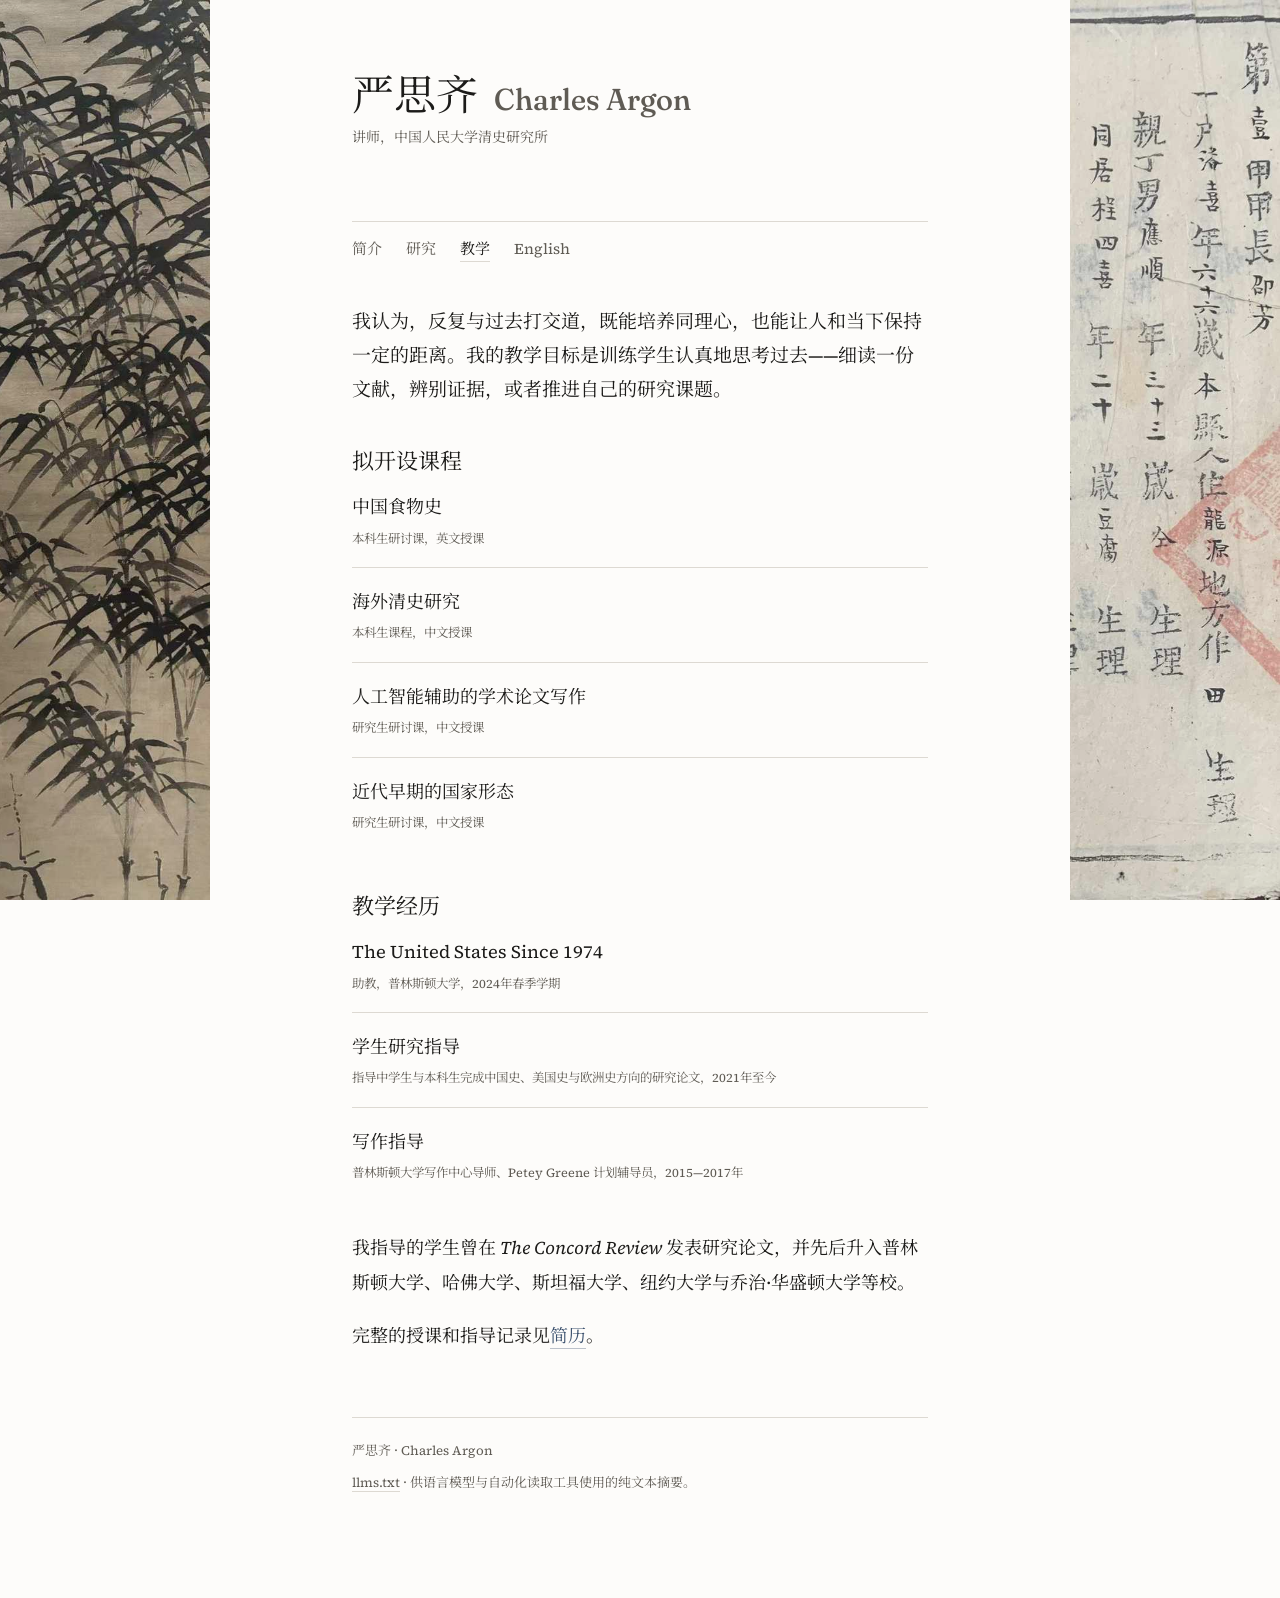
<file: zh/teaching.html>
<!DOCTYPE html>
<html lang="zh-Hans">
<head>
<meta charset="utf-8">
<meta name="viewport" content="width=device-width, initial-scale=1">
<title>教学 — 严思齐 Charles Argon</title>
<meta name="description" content="严思齐的教学：拟开设课程（中国食物史、海外清史研究、人工智能辅助的学术论文写作、近代早期的国家形态）与教学经历。">
<meta name="author" content="严思齐 Charles Argon">
<link rel="canonical" href="https://charlesargon.com/zh/teaching.html">
<link rel="alternate" hreflang="zh-Hans" href="https://charlesargon.com/zh/teaching.html">
<link rel="alternate" hreflang="en" href="https://charlesargon.com/teaching.html">
<link rel="preload" href="/fonts/source-serif-400.woff2" as="font" type="font/woff2" crossorigin>
<link rel="preload" href="/fonts/noto-serif-sc-400.woff2" as="font" type="font/woff2" crossorigin>
<link rel="stylesheet" href="/style.css">
<link rel="alternate" type="text/plain" href="/llms.txt" title="供语言模型读取的纯文本摘要">

<meta property="og:type" content="article">
<meta property="og:title" content="教学 — 严思齐 Charles Argon">
<meta property="og:description" content="教学理念、拟开设课程与教学经历。">
<meta property="og:url" content="https://charlesargon.com/zh/teaching.html">
</head>
<body>

<a class="skip" href="#main">跳到正文</a>

<div class="sideband" aria-hidden="true"></div>
<div class="sideband-right" aria-hidden="true"></div>

<div class="wrap">

  <header class="masthead">
    <p class="sitename"><a href="/zh/">严思齐 <span class="cjk-name" lang="en">Charles Argon</span></a></p>
    <p class="role">
      讲师，中国人民大学清史研究所
    </p>
    <nav aria-label="主导航">
      <ul>
        <li><a href="/zh/">简介</a></li>
        <li><a href="/zh/research.html">研究</a></li>
        <li><a href="/zh/teaching.html" aria-current="page">教学</a></li>
        <li><a href="/teaching.html" lang="en" hreflang="en">English</a></li>
      </ul>
    </nav>
  </header>

  <main id="main">

    <h1 class="pagetitle">教学</h1>

    <p class="lead">我认为，反复与过去打交道，既能培养同理心，也能让人和当下保持一定的距离。我的教学目标是训练学生认真地思考过去——细读一份文献，辨别证据，或者推进自己的研究课题。</p>

    <h2>拟开设课程</h2>

    <ul class="courses">
      <li>
        <span class="ctitle">中国食物史</span>
        <span class="cmeta">本科生研讨课，英文授课</span>
      </li>
      <li>
        <span class="ctitle">海外清史研究</span>
        <span class="cmeta">本科生课程，中文授课</span>
      </li>
      <li>
        <span class="ctitle">人工智能辅助的学术论文写作</span>
        <span class="cmeta">研究生研讨课，中文授课</span>
      </li>
      <li>
        <span class="ctitle">近代早期的国家形态</span>
        <span class="cmeta">研究生研讨课，中文授课</span>
      </li>
    </ul>

    <h2>教学经历</h2>

    <ul class="courses">
      <li>
        <span class="ctitle" lang="en">The United States Since 1974</span>
        <span class="cmeta">助教，普林斯顿大学，2024年春季学期</span>
      </li>
      <li>
        <span class="ctitle">学生研究指导</span>
        <span class="cmeta">指导中学生与本科生完成中国史、美国史与欧洲史方向的研究论文，2021年至今</span>
      </li>
      <li>
        <span class="ctitle">写作指导</span>
        <span class="cmeta">普林斯顿大学写作中心导师、Petey Greene 计划辅导员，2015—2017年</span>
      </li>
    </ul>

    <p>我指导的学生曾在 <em lang="en">The Concord Review</em> 发表研究论文，并先后升入普林斯顿大学、哈佛大学、斯坦福大学、纽约大学与乔治·华盛顿大学等校。</p>

    <p>完整的授课和指导记录见<a href="/yan-siqi-cv-zh.pdf">简历</a>。</p>

  </main>

  <footer>
    <p>严思齐 &middot; Charles Argon</p>
    <p><a href="/llms.txt">llms.txt</a> &middot; 供语言模型与自动化读取工具使用的纯文本摘要。</p>
  </footer>

</div>

</body>
</html>
</file>
<file: style.css>
/* charlesargon.com — minimalist academic site
   Fonts are self-hosted, never loaded from a CDN, so the site is fast and fully
   functional in China. Source Serif 4 (Latin) and Noto Serif SC (Chinese) are a
   designed pair: Noto Serif CJK's Latin glyphs are Source Serif, so a sentence
   mixing 清代 and "Princeton" keeps one consistent design. Rebuild the subsets
   with build-fonts.py after adding new Chinese characters. Both are SIL OFL. */

/* --- Source Serif 4: Latin, Greek, Cyrillic-free subset --- */
@font-face {
  font-family: "Source Serif 4";
  src: url("/fonts/source-serif-400.woff2") format("woff2");
  font-weight: 400;
  font-style: normal;
  font-display: swap;
  unicode-range: U+0000-00FF, U+0131, U+0152-0153, U+02BB-02BC, U+02C6, U+02DA,
                 U+02DC, U+0300-036F, U+2000-206F, U+2074, U+20AC, U+2122,
                 U+2191, U+2193, U+2212, U+2215, U+FEFF, U+FFFD;
}
@font-face {
  font-family: "Source Serif 4";
  src: url("/fonts/source-serif-600.woff2") format("woff2");
  font-weight: 600;
  font-style: normal;
  font-display: swap;
  unicode-range: U+0000-00FF, U+0131, U+0152-0153, U+02BB-02BC, U+02C6, U+02DA,
                 U+02DC, U+0300-036F, U+2000-206F, U+2074, U+20AC, U+2122,
                 U+2191, U+2193, U+2212, U+2215, U+FEFF, U+FFFD;
}
@font-face {
  font-family: "Source Serif 4";
  src: url("/fonts/source-serif-italic-400.woff2") format("woff2");
  font-weight: 400;
  font-style: italic;
  font-display: swap;
  unicode-range: U+0000-00FF, U+0131, U+0152-0153, U+02BB-02BC, U+02C6, U+02DA,
                 U+02DC, U+0300-036F, U+2000-206F, U+2074, U+20AC, U+2122,
                 U+2191, U+2193, U+2212, U+2215, U+FEFF, U+FFFD;
}

/* --- Fraunces: display only, for the name and section headings --- */
@font-face {
  font-family: "Fraunces Display";
  src: url("/fonts/fraunces-display.woff2") format("woff2");
  font-weight: 400 700;
  font-style: normal;
  font-display: swap;
  unicode-range: U+0000-00FF, U+0131, U+0152-0153, U+02BB-02BC, U+02C6, U+02DA,
                 U+02DC, U+0300-036F, U+2000-206F, U+2074, U+20AC, U+2122,
                 U+2191, U+2193, U+2212, U+2215, U+FEFF, U+FFFD;
}

/* --- Noto Serif SC: only the Han characters this site uses --- */
@font-face {
  font-family: "Noto Serif SC Subset";
  src: url("/fonts/noto-serif-sc-400.woff2") format("woff2");
  font-weight: 400;
  font-style: normal;
  font-display: swap;
  unicode-range: U+2E80-9FFF, U+3000-303F, U+F900-FAFF, U+FE30-FE4F, U+FF00-FFEF;
}
@font-face {
  font-family: "Noto Serif SC Subset";
  src: url("/fonts/noto-serif-sc-600.woff2") format("woff2");
  font-weight: 600;
  font-style: normal;
  font-display: swap;
  unicode-range: U+2E80-9FFF, U+3000-303F, U+F900-FAFF, U+FE30-FE4F, U+FF00-FFEF;
}

:root {
  /* One family for the whole site. System faces remain as fallbacks so the page
     is fully readable even if a font file fails to load. */
  --serif: "Source Serif 4", "Noto Serif SC Subset",
           "Iowan Old Style", "Palatino Linotype", Palatino, Georgia,
           "Songti SC", "Source Han Serif SC", "Noto Serif CJK SC",
           "Microsoft YaHei", SimSun, serif;
  /* Small UI text (navigation, labels, captions) uses the same family. Kept as
     its own variable so it can be swapped for a sans in one place later. */
  --ui: var(--serif);
  /* Display face for the name and section headings. Latin only — Han falls
     through to Noto Serif SC, which is deliberate. */
  --display: "Fraunces Display", "Noto Serif SC Subset",
             "Iowan Old Style", Georgia, "Songti SC", "Source Han Serif SC",
             SimSun, serif;

  --bg: #fdfcfa;
  --bg-subtle: #f4f2ee;
  --text: #1c1b19;
  --text-muted: #5f5b54;
  --rule: #ddd9d2;
  --accent: #3f5470;
  --accent-hover: #26374d;

  --measure: 40rem;
}

@media (prefers-color-scheme: dark) {
  :root {
    --bg: #16181c;
    --bg-subtle: #1e2126;
    --text: #e7e4de;
    --text-muted: #a09a91;
    --rule: #32363c;
    --accent: #9db6d6;
    --accent-hover: #c2d4ea;
  }
}

*, *::before, *::after { box-sizing: border-box; }

html { -webkit-text-size-adjust: 100%; }

body {
  margin: 0;
  background: var(--bg);
  color: var(--text);
  font-family: var(--serif);
  font-size: 1.0625rem;
  line-height: 1.62;
  text-rendering: optimizeLegibility;
  -webkit-font-smoothing: antialiased;
}

/* Body text stays at 17px on desktop rather than growing to 18px. The size
   difference between body and headings is what carries the hierarchy; bumping
   the body flattens it again. */
@media (min-width: 40em) {
  html[lang="zh-Hans"] body { font-size: 1.125rem; }
}

/* Chinese pages: Han characters need more leading than Latin text, and Chinese
   type has no italic, so italics are disabled on Chinese passages. Latin words
   inside a Chinese sentence are served by Source Serif via unicode-range, which
   is why mixed text stays visually consistent. */
html[lang="zh-Hans"] body { line-height: 1.95; }
html[lang="zh-Hans"] .role { font-size: 0.875rem; line-height: 1.7; }
html[lang="zh-Hans"] .bib > li,
html[lang="zh-Hans"] .talks > li { line-height: 1.8; }
html[lang="zh-Hans"] em:not([lang]) { font-style: normal; }

/* ---------- Layout ---------- */

.wrap {
  max-width: var(--measure);
  margin: 0 auto;
  padding: 2.5rem 1.375rem 4rem;
}

@media (min-width: 40em) {
  .wrap { padding: 4.5rem 2rem 6rem; }
}

.skip { position: absolute; left: -9999px; }
.skip:focus {
  left: 1rem;
  top: 1rem;
  z-index: 10;
  padding: 0.5rem 0.75rem;
  background: var(--bg);
  border: 1px solid var(--accent);
  border-radius: 3px;
}

/* ---------- Masthead ---------- */

.masthead { margin-bottom: 2.75rem; }

/* The English and Chinese mastheads contain different amounts of type at
   different sizes, so left alone they end at different heights and the whole
   page jumps when you switch language. Fixing the block height and pinning the
   nav to its bottom means the nav — and therefore everything below it — lands
   on exactly the same line in both. Only above 40em, where the two are ever
   compared side by side. */
@media (min-width: 40em) {
  .masthead {
    display: flex;
    flex-direction: column;
    height: 11.75rem;
  }
  .masthead nav { margin-top: auto; }
  .role { margin-bottom: 0; }
}

.masthead h1,
.masthead .sitename {
  font-family: var(--display);
  font-size: 2.125rem;
  font-weight: 500;
  letter-spacing: -0.015em;
  line-height: 1.1;
  margin: 0 0 0.5rem;
}

@media (min-width: 40em) {
  .masthead h1,
  .masthead .sitename { font-size: 3rem; letter-spacing: -0.02em; }
}

/* Han has no wonky cut to borrow, so the Chinese name wants a touch less size
   and no negative tracking. */
html[lang="zh-Hans"] .masthead h1,
html[lang="zh-Hans"] .masthead .sitename { letter-spacing: 0; }

@media (min-width: 40em) {
  html[lang="zh-Hans"] .masthead h1,
  html[lang="zh-Hans"] .masthead .sitename { font-size: 2.625rem; }
}

.masthead .sitename a {
  color: var(--text);
  text-decoration: none;
  border: 0;
}
.masthead .sitename a:hover { color: var(--accent); }

.cjk-name {
  font-size: 0.62em;
  font-weight: 400;
  color: var(--text-muted);
  margin-left: 0.45rem;
  white-space: nowrap;
}
/* On the Chinese pages the Latin name is the secondary one. */
html[lang="zh-Hans"] .cjk-name { font-size: 0.72em; }

.role {
  font-family: var(--ui);
  font-size: 0.8125rem;
  line-height: 1.55;
  color: var(--text-muted);
  margin: 0 0 1.6rem;
}

/* ---------- Navigation ---------- */

/* Deliberately not letterspaced small caps. That treatment is the single most
   template-looking thing a minimal site can do; plain sentence case at a
   readable size sits better under a display masthead. */
nav {
  font-family: var(--ui);
  font-size: 0.9375rem;
  /* Fixed, not inherited: Chinese body text runs at 1.95 line-height, which
     would make the Chinese nav taller and push its rule up a few pixels
     relative to the English one. */
  line-height: 1.5;
  padding-top: 0.95rem;
  border-top: 1px solid var(--rule);
}

nav ul {
  list-style: none;
  margin: 0;
  padding: 0;
  display: flex;
  flex-wrap: wrap;
  gap: 0.5rem 1.5rem;
}

nav a {
  color: var(--text-muted);
  text-decoration: none;
  border-bottom: 1px solid transparent;
  padding-bottom: 2px;
}
nav a:hover { color: var(--accent); border-bottom-color: var(--accent); }
nav a[aria-current="page"] { color: var(--text); border-bottom-color: var(--rule); }

/* ---------- Side bands ----------
   Left: a detail from a bamboo hanging scroll. Right: a leaf from a Qing
   baojia household register. Both are decorative, so they are aria-hidden in
   the markup and never sit under the text column: they appear only where the
   centred column leaves margin beside it. */

.sideband,
.sideband-right {
  position: fixed;
  top: 0;
  bottom: 0;
  /* Never wider than the empty margin beside the centred text column, so the
     bands shrink with the window instead of vanishing at a fixed breakpoint. */
  width: min(210px, calc((100vw - var(--measure)) / 2 - 1.25rem));
  background-size: cover;
  opacity: 0.95;
  pointer-events: none;
  z-index: 0;
}

.sideband {
  left: 0;
  background-image: url("/bamboo.jpg");
  background-position: center top;
}

.sideband-right {
  right: 0;
  background-image: url("/register.jpg");
  /* The leaf is much wider than the band, so anchor its right-hand edge: that
     keeps the opening columns and the red seal inside the frame. */
  background-position: right top;
}

.wrap { position: relative; z-index: 1; }

/* Below this the margin is too thin for a band to read as anything. */
@media (max-width: 57.99em) {
  .sideband,
  .sideband-right { display: none; }
}

@media (prefers-color-scheme: dark) {
  .sideband,
  .sideband-right { filter: brightness(0.42) contrast(1.05); }
}

/* ---------- Portrait ---------- */

.portrait {
  display: block;
  width: 11.5rem;
  height: auto;
  max-width: 60%;
  border-radius: 2px;
  margin: 0 0 1.5rem;
}

/* On anything wider than a phone the portrait floats and the text wraps around
   it, its top flush with the first line of the opening paragraph. */
@media (min-width: 34em) {
  .portrait {
    float: left;
    width: 10.5rem;
    margin: 0.35rem 1.5rem 0.9rem 0;
  }
  /* Headings after the bio start a clean line rather than wrapping beside it. */
  main h2 { clear: left; }
}

/* ---------- Full-column photograph ---------- */

.wide {
  display: block;
  width: 100%;
  height: auto;
  border-radius: 2px;
  margin: 2rem 0 2.25rem;
}

@media (prefers-color-scheme: dark) {
  .wide { filter: brightness(0.88); }
}

/* ---------- Typography ---------- */

/* The nav already says which page you are on, so the page title is redundant on
   screen. It stays in the markup — hidden visually only — because removing the
   <h1> would leave the page with no heading for screen readers or crawlers. */
h1.pagetitle {
  position: absolute;
  width: 1px;
  height: 1px;
  margin: -1px;
  padding: 0;
  overflow: hidden;
  clip-path: inset(50%);
  white-space: nowrap;
  border: 0;
}

h2 {
  font-family: var(--display);
  font-size: 1.5rem;
  font-weight: 400;
  line-height: 1.25;
  margin: 2.4rem 0 0.7rem;
}

html[lang="zh-Hans"] h2 { font-size: 1.375rem; line-height: 1.5; }

/* Small-caps section label, used for bibliography and course groupings. */
.label {
  font-family: var(--ui);
  font-size: 0.75rem;
  font-weight: 600;
  letter-spacing: 0.08em;
  text-transform: uppercase;
  color: var(--text-muted);
  margin: 2rem 0 0.875rem;
}

h2 + .label { margin-top: 1.5rem; }
.pagetitle + .label { margin-top: 1.75rem; }

p { margin: 0 0 1.15rem; }

/* A real drop-in, not body text plus 6%. */
.lead { font-size: 1.3125rem; line-height: 1.5; }
html[lang="zh-Hans"] .lead { font-size: 1.1875rem; line-height: 1.8; }

a {
  color: var(--accent);
  text-decoration: none;
  border-bottom: 1px solid color-mix(in srgb, var(--accent) 35%, transparent);
  transition: color 0.12s ease, border-color 0.12s ease;
}
a:hover { color: var(--accent-hover); border-bottom-color: var(--accent-hover); }

:focus-visible {
  outline: 2px solid var(--accent);
  outline-offset: 2px;
  border-radius: 2px;
}

em, i { font-style: italic; }
strong { font-weight: 600; }

.zh { font-size: 0.95em; }
.nowrap { white-space: nowrap; }

/* ---------- Lists ---------- */

ul.plain {
  list-style: none;
  margin: 0 0 1.15rem;
  padding: 0;
}

ul.plain > li { margin-bottom: 0.35rem; }

/* Bibliography entries, with a hanging indent. */
.bib {
  list-style: none;
  margin: 0 0 1.75rem;
  padding: 0;
}

.bib > li {
  margin: 0 0 1.25rem;
  padding-left: 1.5rem;
  text-indent: -1.5rem;
}

.bib .meta {
  display: block;
  text-indent: 0;
  padding-left: 0;
  font-family: var(--ui);
  font-size: 0.78rem;
  color: var(--text-muted);
  margin-top: 0.2rem;
}

.bib .meta a { border-bottom-color: transparent; }
.bib .meta a:hover { border-bottom-color: var(--accent-hover); }

.talks {
  list-style: none;
  margin: 0 0 1.5rem;
  padding: 0;
  font-size: 0.9375em;
}
.talks > li {
  margin: 0 0 0.7rem;
  padding-left: 1.5rem;
  text-indent: -1.5rem;
}
.talks .where { color: var(--text-muted); }

/* Course list */
.courses {
  list-style: none;
  margin: 0 0 1.75rem;
  padding: 0;
}
.courses > li {
  margin: 0 0 1rem;
  padding-bottom: 1rem;
  border-bottom: 1px solid var(--rule);
}
.courses > li:last-child { border-bottom: 0; }
.courses .ctitle { display: block; }
.courses .cmeta {
  display: block;
  font-family: var(--ui);
  font-size: 0.78rem;
  color: var(--text-muted);
  margin-top: 0.15rem;
}

/* ---------- Contact / details block ---------- */

.details {
  margin: 0 0 1.15rem;
  font-family: var(--ui);
  font-size: 0.9375rem;
}

.details div {
  display: flex;
  flex-wrap: wrap;
  gap: 0 0.6rem;
  padding: 0.4rem 0;
  border-bottom: 1px solid var(--rule);
}
.details div:first-child { border-top: 1px solid var(--rule); }

.details dt {
  flex: 0 0 5.5rem;
  color: var(--text-muted);
  font-size: 0.8125rem;
  letter-spacing: 0.03em;
  text-transform: uppercase;
  padding-top: 0.15rem;
}

.details dd {
  flex: 1 1 12rem;
  margin: 0;
}

/* ---------- CV button ---------- */

.cv-link {
  display: inline-block;
  font-family: var(--ui);
  font-size: 0.875rem;
  padding: 0.55rem 1rem;
  margin: 0.25rem 0 1.5rem;
  background: var(--bg-subtle);
  border: 1px solid var(--rule);
  border-radius: 4px;
  color: var(--text);
}
.cv-link:hover {
  border-color: var(--accent);
  color: var(--accent);
  background: var(--bg-subtle);
}

/* ---------- Footer ---------- */

footer {
  margin-top: 4rem;
  padding-top: 1.25rem;
  border-top: 1px solid var(--rule);
  font-family: var(--ui);
  font-size: 0.8125rem;
  color: var(--text-muted);
}

footer p { margin: 0 0 0.4rem; }
footer a { color: var(--text-muted); border-bottom-color: var(--rule); }
footer a:hover { color: var(--accent); }

/* ---------- Print ---------- */

@media print {
  :root { --bg: #fff; --text: #000; --text-muted: #444; --accent: #000; }
  nav, .cv-link, .skip, .portrait, .sideband, .sideband-right { display: none; }
  .wrap { max-width: none; padding: 0; }
  a { border: 0; }
}

@media (prefers-reduced-motion: reduce) {
  * { transition: none !important; }
}
</file>
